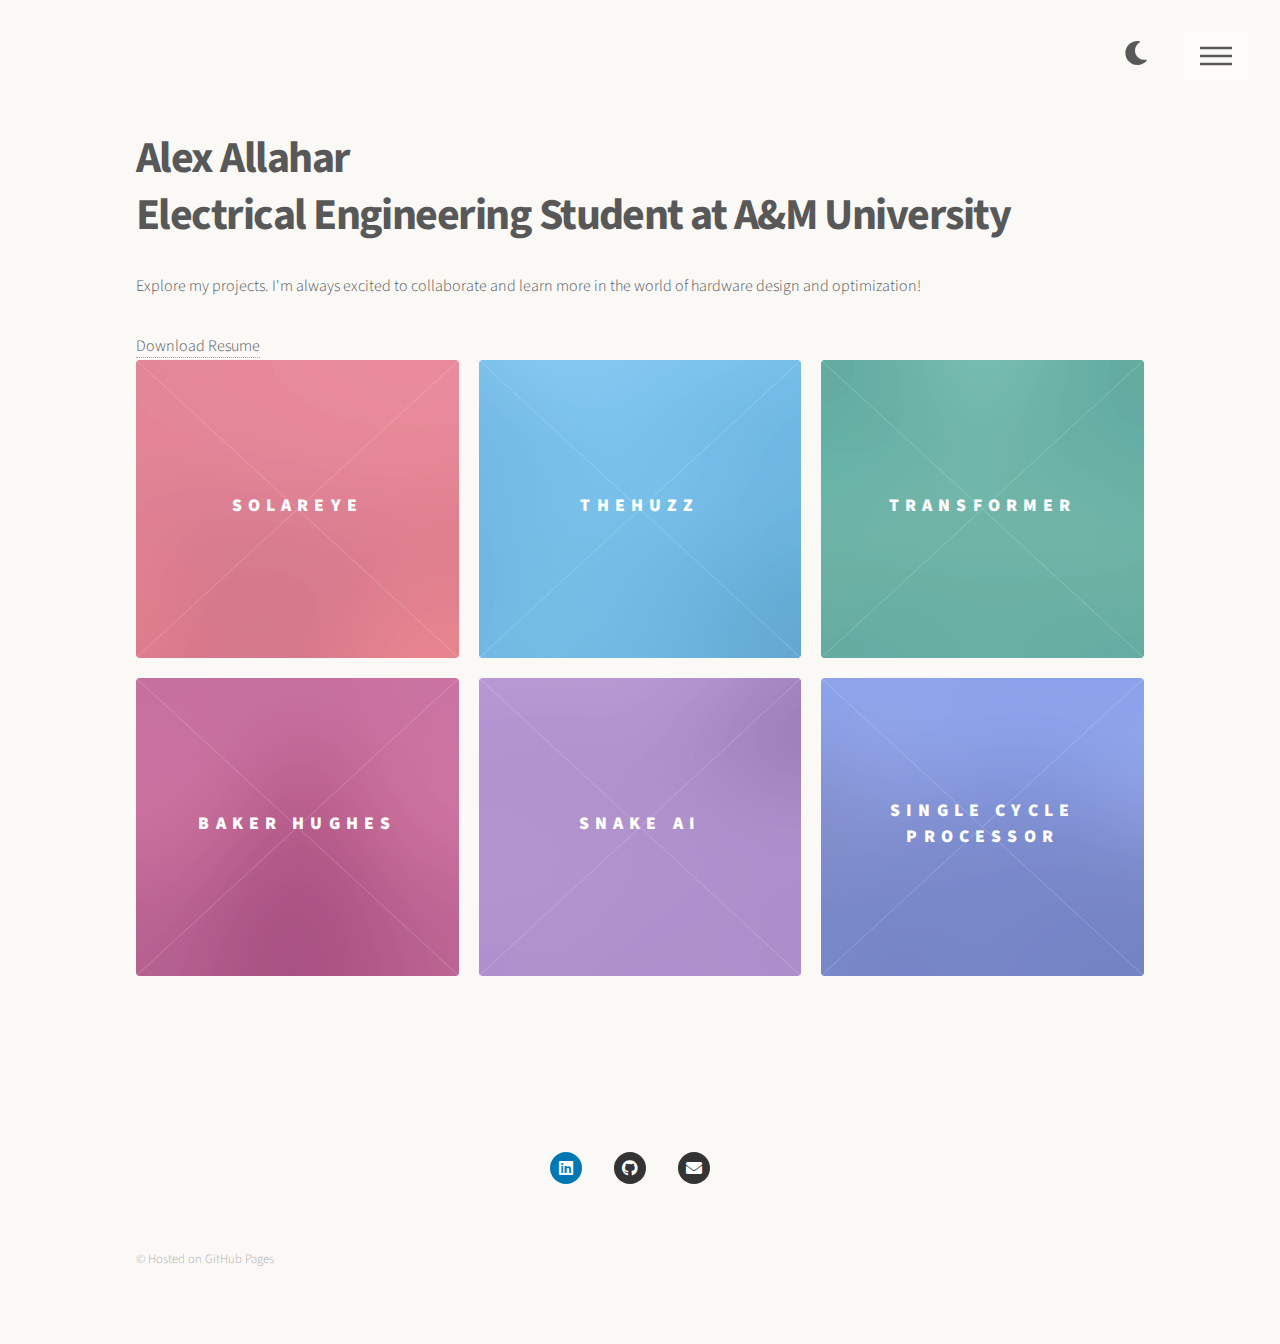
<file: index.html>
<!DOCTYPE HTML>
<html>
	<head>
		<title>alex-a11ahar</title>
		<meta charset="utf-8" />
		<meta name="viewport" content="width=device-width, initial-scale=1, user-scalable=no" />
		<link rel="stylesheet" href="assets/css/main.css" />
		<link rel="stylesheet" href="https://cdnjs.cloudflare.com/ajax/libs/font-awesome/5.15.4/css/all.min.css">
		<noscript><link rel="stylesheet" href="assets/css/noscript.css" /></noscript>
		<style>
            /* Style for the crescent moon icon */
            .dark-mode-toggle {
                font-size: 1.5em;
                cursor: pointer;
                margin-right: 1.5em;
            }
            /* Center the footer icons */
            #footer .inner {
                display: flex;
                flex-direction: column;
                align-items: center;
                justify-content: center;
                height: 100%;
            }
            #footer .icons {
                display: flex;
                justify-content: center;
                padding: 0;
                list-style: none;
            }
            #footer .icons li {
                margin: 0 0.5em;
            }

            /* Dark Mode */
            body.dark-mode {
                background-color: #121212;
                color: #ffffff;
            }

            body.dark-mode a {
                color: #ffffff; /* Keep links white */
            }

            body.dark-mode .cta-button {
                background-color: #bb86fc;
                color: #ffffff; /* Keep button text white */
                text-shadow: none; /* Remove any text shadow */
            }

            body.dark-mode .tiles .style1,
            body.dark-mode .tiles .style2,
            body.dark-mode .tiles .style3,
            body.dark-mode .tiles .style4,
            body.dark-mode .tiles .style5,
            body.dark-mode .tiles .style6 {
                background-color: #1e1e1e;
                color: #ffffff; /* Keep tile text white */
            }

            body.dark-mode .tiles .style1 .content,
            body.dark-mode .tiles .style2 .content,
            body.dark-mode .tiles .style3 .content,
            body.dark-mode .tiles .style4 .content,
            body.dark-mode .tiles .style5 .content,
            body.dark-mode .tiles .style6 .content {
                color: #ffffff; /* Keep tile content text white */
            }

            body.dark-mode #footer {
                background-color: #1e1e1e;
                color: #ffffff;
            }
        </style>
	</head>
	<body class="is-preload">
		<!-- Wrapper -->
			<div id="wrapper">

				<!-- Header -->
					<header id="header">
						<div class="inner">
							<!-- Nav -->
								<nav>
									<ul>
										<li><i id="dark-mode-toggle" class="fas fa-moon dark-mode-toggle"></i></li>
										<li><a href="#menu">Menu</a></li>
									</ul>
								</nav>
						</div>
					</header>

				<!-- Menu -->
					<nav id="menu">
						<h2>Menu</h2>
						<ul>
							<li><a href="index.html">Home</a></li>
							<li><a href="solareye.html">SolarEye</a></li>
							<li><a href="thehuzz.html">TheHuzz</a></li>
							<li><a href="transformer.html">Transformer</a></li>
							<li><a href="baker_hughes.html">Baker Hughes</a></li>
							<li><a href="snake_ai.html">Snake AI</a></li>
							<li><a href="single_cycle_processor.html">Single Cycle Processor</a></li>
						</ul>
					</nav>

				<!-- Main -->
					<div id="main">
						<div class="inner">
							<header>
								<h1>Alex Allahar<br> Electrical Engineering Student at A&M University</h1>
								<p>Explore my projects. I'm always excited to collaborate and learn more in the world of hardware design and optimization!</p>
								<a href="images/General Resume v1.pdf" class="cta-button" target="_blank" rel="noopener noreferrer">Download Resume</a>
							</header>
							<section class="tiles">
								<article class="style1">
									<span class="image">
										<img src="images/pic01.jpg" alt="" />
									</span>
									<a href="solareye.html">
										<h2>SolarEye</h2>
										<div class="content">
											<p>Sed nisl arcu euismod sit amet nisi lorem etiam dolor veroeros et feugiat.</p>
										</div>
									</a>
								</article>
								<article class="style2">
									<span class="image">
										<img src="images/pic02.jpg" alt="" />
									</span>
									<a href="thehuzz.html">
										<h2>TheHuzz</h2>
										<div class="content">
											<p>Sed nisl arcu euismod sit amet nisi lorem etiam dolor veroeros et feugiat.</p>
										</div>
									</a>
								</article>
								<article class="style3">
									<span class="image">
										<img src="images/pic03.jpg" alt="" />
									</span>
									<a href="transformer.html">
										<h2>Transformer</h2>
										<div class="content">
											<p>Transformer-Based Text Classifier.</p>
										</div>
									</a>
								</article>
								<article class="style4">
									<span class="image">
										<img src="images/pic04.jpg" alt="" />
									</span>
									<a href="baker_hughes.html">
										<h2>Baker Hughes</h2>
										<div class="content">
											<p>Sed nisl arcu euismod sit amet nisi lorem etiam dolor veroeros et feugiat.</p>
										</div>
									</a>
								</article>
								<article class="style5">
									<span class="image">
										<img src="images/pic05.jpg" alt="" />
									</span>
									<a href="snake_ai.html">
										<h2>Snake AI</h2>
										<div class="content">
											<p>Sed nisl arcu euismod sit amet nisi lorem etiam dolor veroeros et feugiat.</p>
										</div>
									</a>
								</article>
								<article class="style6">
									<span class="image">
										<img src="images/pic06.jpg" alt="" />
									</span>
									<a href="single_cycle_processor.html">
										<h2>Single Cycle Processor</h2>
										<div class="content">
											<p>Sed nisl arcu euismod sit amet nisi lorem etiam dolor veroeros et feugiat.</p>
										</div>
									</a>
							</section>
						</div>
					</div>

				<!-- Footer -->
					<footer id="footer">
						<div class="inner">
							<section>
								<ul class="icons">
									<li><a href="https://www.linkedin.com/in/your-profile" class="icon brands fa-linkedin"><span class="label">LinkedIn</span></a></li>
									<li><a href="https://github.com/your-profile" class="icon brands fa-github"><span class="label">GitHub</span></a></li>
									<li><a href="mailto:your-email@example.com" class="icon solid fa-envelope"><span class="label">Email</span></a></li>
								</ul>
							</section>
							<ul class="copyright">
								<li>&copy; Hosted on GitHub Pages </li>
							</ul>
						</div>
					</footer>

			</div>

		<!-- Scripts -->
			<script src="assets/js/jquery.min.js"></script>
			<script src="assets/js/browser.min.js"></script>
			<script src="assets/js/breakpoints.min.js"></script>
			<script src="assets/js/util.js"></script>
			<script src="assets/js/main.js"></script>
			<script>
                // Toggle dark mode
                document.getElementById('dark-mode-toggle').addEventListener('click', function() {
                    document.body.classList.toggle('dark-mode');
                });
            </script>

	</body>
</html>
</file>
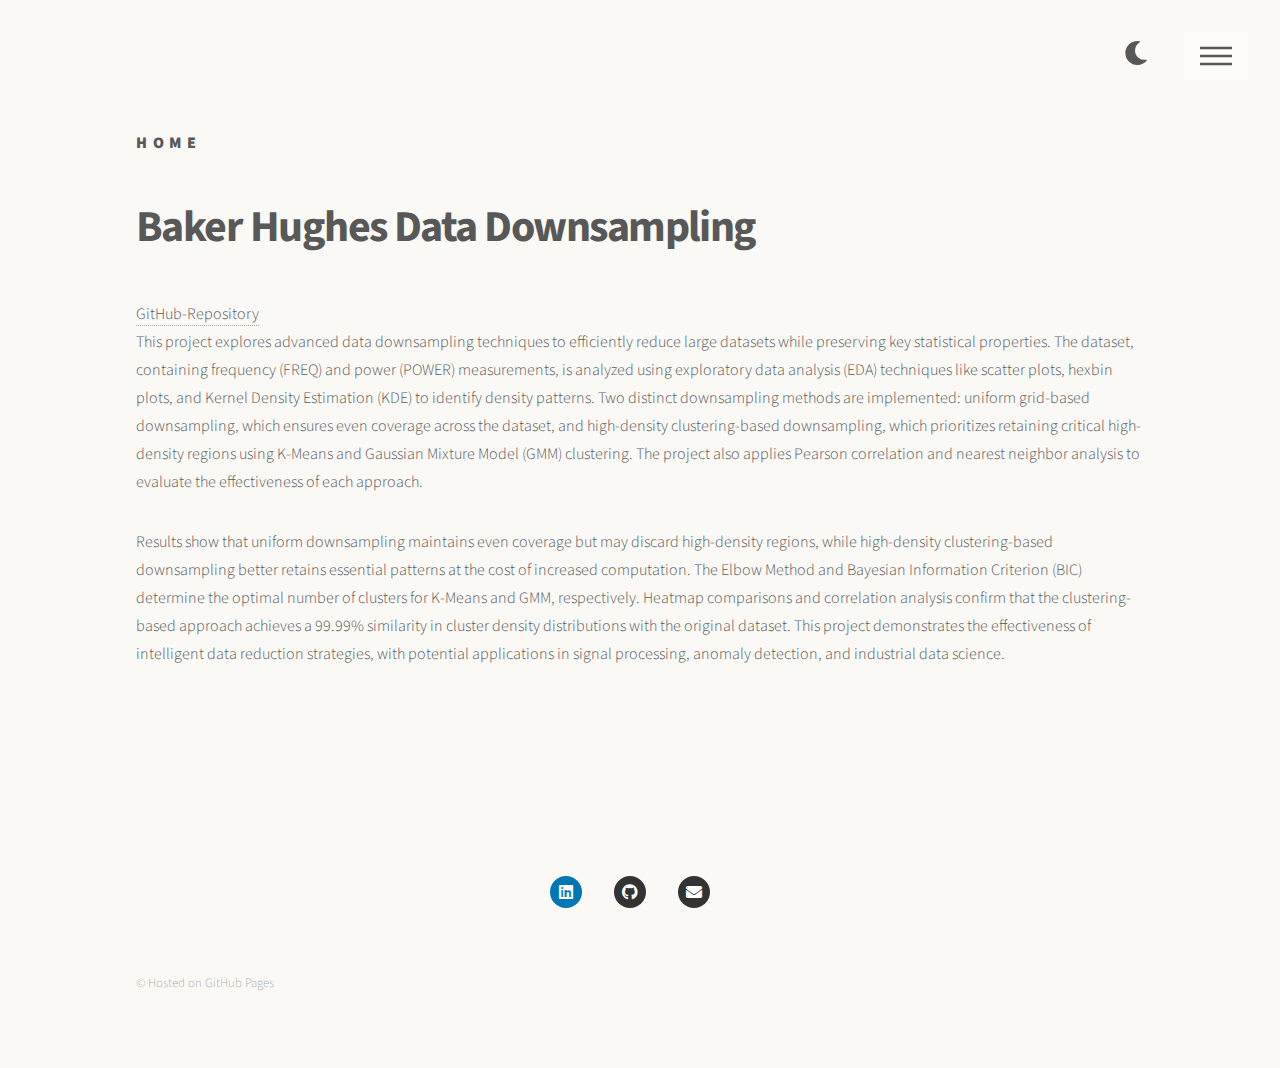
<file: baker_hughes.html>
<!DOCTYPE HTML>
<!--
	Phantom by HTML5 UP
	html5up.net | @ajlkn
	Free for personal and commercial use under the CCA 3.0 license (html5up.net/license)
-->
<html>
	<head>
		<title>Baker Hughes</title>
		<meta charset="utf-8" />
		<meta name="viewport" content="width=device-width, initial-scale=1, user-scalable=no" />
		<link rel="stylesheet" href="assets/css/main.css" />
		<link rel="stylesheet" href="https://cdnjs.cloudflare.com/ajax/libs/font-awesome/5.15.4/css/all.min.css">
		<noscript><link rel="stylesheet" href="assets/css/noscript.css" /></noscript>
		<style>
			/* Style for the crescent moon icon */
			.dark-mode-toggle {
				font-size: 1.5em;
				cursor: pointer;
				margin-right: 1.5em;
			}
			/* Center the footer icons */
			#footer .inner {
				display: flex;
				flex-direction: column;
				align-items: center;
				justify-content: center;
				height: 100%;
			}
			#footer .icons {
				display: flex;
				justify-content: center;
				padding: 0;
				list-style: none;
			}
			#footer .icons li {
				margin: 0 0.5em;
			}

			/* Dark Mode */
			body.dark-mode {
				background-color: #121212;
				color: #ffffff;
			}

			body.dark-mode a {
				color: #ffffff; /* Keep links white */
			}

			body.dark-mode .cta-button {
				background-color: #bb86fc;
				color: #ffffff; /* Keep button text white */
				text-shadow: none; /* Remove any text shadow */
			}

			body.dark-mode .tiles .style1,
			body.dark-mode .tiles .style2,
			body.dark-mode .tiles .style3,
			body.dark-mode .tiles .style4,
			body.dark-mode .tiles .style5,
			body.dark-mode .tiles .style6 {
				background-color: #1e1e1e;
				color: #ffffff; /* Keep tile text white */
			}

			body.dark-mode .tiles .style1 .content,
			body.dark-mode .tiles .style2 .content,
			body.dark-mode .tiles .style3 .content,
			body.dark-mode .tiles .style4 .content,
			body.dark-mode .tiles .style5 .content,
			body.dark-mode .tiles .style6 .content {
				color: #ffffff; /* Keep tile content text white */
			}

			body.dark-mode #footer {
				background-color: #1e1e1e;
				color: #ffffff;
			}
		</style>
	</head>
	<body class="is-preload">
		<!-- Wrapper -->
			<div id="wrapper">

				<!-- Header -->
					<header id="header">
						<div class="inner">

							<!-- Logo -->
							<a href="index.html" class="logo">
								<span class="title">Home</span>
							</a>

							<!-- Nav -->
								<nav>
									<ul>
										<li><i id="dark-mode-toggle" class="fas fa-moon dark-mode-toggle"></i></li>
										<li><a href="#menu">Menu</a></li>
									</ul>
								</nav>

						</div>
					</header>

				<!-- Menu -->
					<nav id="menu">
						<h2>Menu</h2>
						<ul>
							<li><a href="index.html">Home</a></li>
							<li><a href="solareye.html">SolarEye</a></li>
							<li><a href="thehuzz.html">TheHuzz</a></li>
							<li><a href="transformer.html">Transformer</a></li>
                            <li><a href="baker_hughes.html">Baker Hughes</a></li>
							<li><a href="snake_ai.html">Snake AI</a></li>
							<li><a href="single_cycle_processor.html">Single Cycle Processor</a></li>
						</ul>
					</nav>

				<!-- Main -->
					<div id="main">
						<div class="inner">
							<h1>Baker Hughes Data Downsampling</h1>
							<a href="https://github.com/alex-a11ahar/BakerHughes/tree/main" target="_blank" rel="noopener noreferrer">GitHub-Repository</a>
							<p>
								This project explores advanced data downsampling techniques to efficiently reduce large datasets while preserving key statistical properties. 
								The dataset, containing frequency (FREQ) and power (POWER) measurements, is analyzed using exploratory data analysis (EDA) techniques like scatter plots, hexbin plots, and Kernel Density Estimation (KDE) to identify density patterns. 
								Two distinct downsampling methods are implemented: uniform grid-based downsampling, which ensures even coverage across the dataset, and high-density clustering-based downsampling, which prioritizes retaining critical high-density regions using K-Means and Gaussian Mixture Model (GMM) clustering. 
								The project also applies Pearson correlation and nearest neighbor analysis to evaluate the effectiveness of each approach.
							</p>

							<p>
								Results show that uniform downsampling maintains even coverage but may discard high-density regions, while high-density clustering-based downsampling better retains essential patterns at the cost of increased computation. 
								The Elbow Method and Bayesian Information Criterion (BIC) determine the optimal number of clusters for K-Means and GMM, respectively. 
								Heatmap comparisons and correlation analysis confirm that the clustering-based approach achieves a 99.99% similarity in cluster density distributions with the original dataset.
								This project demonstrates the effectiveness of intelligent data reduction strategies, with potential applications in signal processing, anomaly detection, and industrial data science.
							</p>
						</div>
					</div>

				<!-- Footer -->
				<footer id="footer">
					<div class="inner">
						<section>
							<ul class="icons">
								<li><a href="https://www.linkedin.com/in/your-profile" class="icon brands fa-linkedin"><span class="label">LinkedIn</span></a></li>
								<li><a href="https://github.com/your-profile" class="icon brands fa-github"><span class="label">GitHub</span></a></li>
								<li><a href="mailto:your-email@example.com" class="icon solid fa-envelope"><span class="label">Email</span></a></li>
							</ul>
						</section>
						<ul class="copyright">
							<li>&copy; Hosted on GitHub Pages </li>
						</ul>
					</div>
				</footer>

			</div>
		<!-- Scripts -->
			<script src="assets/js/jquery.min.js"></script>
			<script src="assets/js/browser.min.js"></script>
			<script src="assets/js/breakpoints.min.js"></script>
			<script src="assets/js/util.js"></script>
			<script src="assets/js/main.js"></script>
			<script>
				// Toggle dark mode
				document.getElementById('dark-mode-toggle').addEventListener('click', function() {
					document.body.classList.toggle('dark-mode');
				});
			</script>

	</body>
</html>
</file>
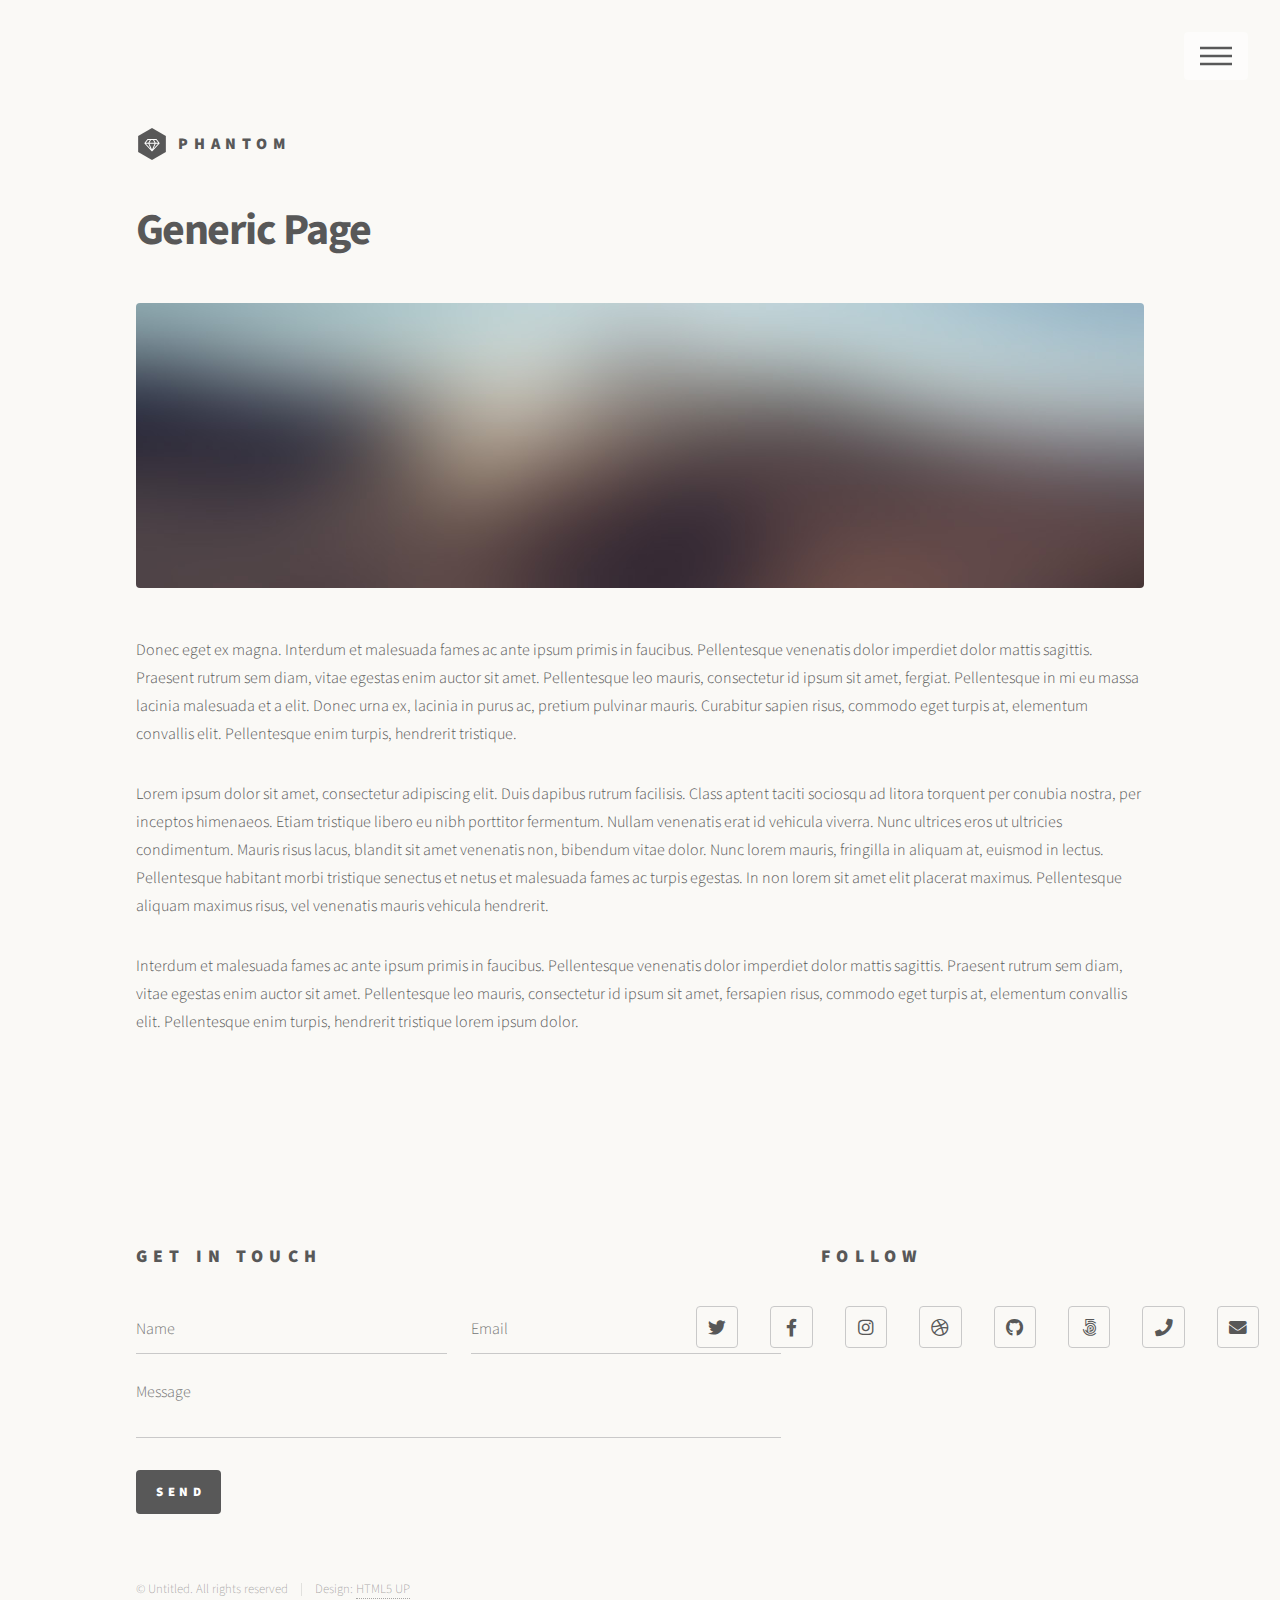
<file: generic.html>
<!DOCTYPE HTML>
<!--
	Phantom by HTML5 UP
	html5up.net | @ajlkn
	Free for personal and commercial use under the CCA 3.0 license (html5up.net/license)
-->
<html>
	<head>
		<title>Generic - Phantom by HTML5 UP</title>
		<meta charset="utf-8" />
		<meta name="viewport" content="width=device-width, initial-scale=1, user-scalable=no" />
		<link rel="stylesheet" href="assets/css/main.css" />
		<noscript><link rel="stylesheet" href="assets/css/noscript.css" /></noscript>
	</head>
	<body class="is-preload">
		<!-- Wrapper -->
			<div id="wrapper">

				<!-- Header -->
					<header id="header">
						<div class="inner">

							<!-- Logo -->
								<a href="index.html" class="logo">
									<span class="symbol"><img src="images/logo.svg" alt="" /></span><span class="title">Phantom</span>
								</a>

							<!-- Nav -->
								<nav>
									<ul>
										<li><a href="#menu">Menu</a></li>
									</ul>
								</nav>

						</div>
					</header>

				<!-- Menu -->
					<nav id="menu">
						<h2>Menu</h2>
						<ul>
							<li><a href="index.html">Home</a></li>
							<li><a href="generic.html">Ipsum veroeros</a></li>
							<li><a href="generic.html">Tempus etiam</a></li>
							<li><a href="generic.html">Consequat dolor</a></li>
							<li><a href="elements.html">Elements</a></li>
						</ul>
					</nav>

				<!-- Main -->
					<div id="main">
						<div class="inner">
							<h1>Generic Page</h1>
							<span class="image main"><img src="images/pic13.jpg" alt="" /></span>
							<p>Donec eget ex magna. Interdum et malesuada fames ac ante ipsum primis in faucibus. Pellentesque venenatis dolor imperdiet dolor mattis sagittis. Praesent rutrum sem diam, vitae egestas enim auctor sit amet. Pellentesque leo mauris, consectetur id ipsum sit amet, fergiat. Pellentesque in mi eu massa lacinia malesuada et a elit. Donec urna ex, lacinia in purus ac, pretium pulvinar mauris. Curabitur sapien risus, commodo eget turpis at, elementum convallis elit. Pellentesque enim turpis, hendrerit tristique.</p>
							<p>Lorem ipsum dolor sit amet, consectetur adipiscing elit. Duis dapibus rutrum facilisis. Class aptent taciti sociosqu ad litora torquent per conubia nostra, per inceptos himenaeos. Etiam tristique libero eu nibh porttitor fermentum. Nullam venenatis erat id vehicula viverra. Nunc ultrices eros ut ultricies condimentum. Mauris risus lacus, blandit sit amet venenatis non, bibendum vitae dolor. Nunc lorem mauris, fringilla in aliquam at, euismod in lectus. Pellentesque habitant morbi tristique senectus et netus et malesuada fames ac turpis egestas. In non lorem sit amet elit placerat maximus. Pellentesque aliquam maximus risus, vel venenatis mauris vehicula hendrerit.</p>
							<p>Interdum et malesuada fames ac ante ipsum primis in faucibus. Pellentesque venenatis dolor imperdiet dolor mattis sagittis. Praesent rutrum sem diam, vitae egestas enim auctor sit amet. Pellentesque leo mauris, consectetur id ipsum sit amet, fersapien risus, commodo eget turpis at, elementum convallis elit. Pellentesque enim turpis, hendrerit tristique lorem ipsum dolor.</p>
						</div>
					</div>

				<!-- Footer -->
					<footer id="footer">
						<div class="inner">
							<section>
								<h2>Get in touch</h2>
								<form method="post" action="#">
									<div class="fields">
										<div class="field half">
											<input type="text" name="name" id="name" placeholder="Name" />
										</div>
										<div class="field half">
											<input type="email" name="email" id="email" placeholder="Email" />
										</div>
										<div class="field">
											<textarea name="message" id="message" placeholder="Message"></textarea>
										</div>
									</div>
									<ul class="actions">
										<li><input type="submit" value="Send" class="primary" /></li>
									</ul>
								</form>
							</section>
							<section>
								<h2>Follow</h2>
								<ul class="icons">
									<li><a href="#" class="icon brands style2 fa-twitter"><span class="label">Twitter</span></a></li>
									<li><a href="#" class="icon brands style2 fa-facebook-f"><span class="label">Facebook</span></a></li>
									<li><a href="#" class="icon brands style2 fa-instagram"><span class="label">Instagram</span></a></li>
									<li><a href="#" class="icon brands style2 fa-dribbble"><span class="label">Dribbble</span></a></li>
									<li><a href="#" class="icon brands style2 fa-github"><span class="label">GitHub</span></a></li>
									<li><a href="#" class="icon brands style2 fa-500px"><span class="label">500px</span></a></li>
									<li><a href="#" class="icon solid style2 fa-phone"><span class="label">Phone</span></a></li>
									<li><a href="#" class="icon solid style2 fa-envelope"><span class="label">Email</span></a></li>
								</ul>
							</section>
							<ul class="copyright">
								<li>&copy; Untitled. All rights reserved</li><li>Design: <a href="http://html5up.net">HTML5 UP</a></li>
							</ul>
						</div>
					</footer>

			</div>

		<!-- Scripts -->
			<script src="assets/js/jquery.min.js"></script>
			<script src="assets/js/browser.min.js"></script>
			<script src="assets/js/breakpoints.min.js"></script>
			<script src="assets/js/util.js"></script>
			<script src="assets/js/main.js"></script>

	</body>
</html>
</file>
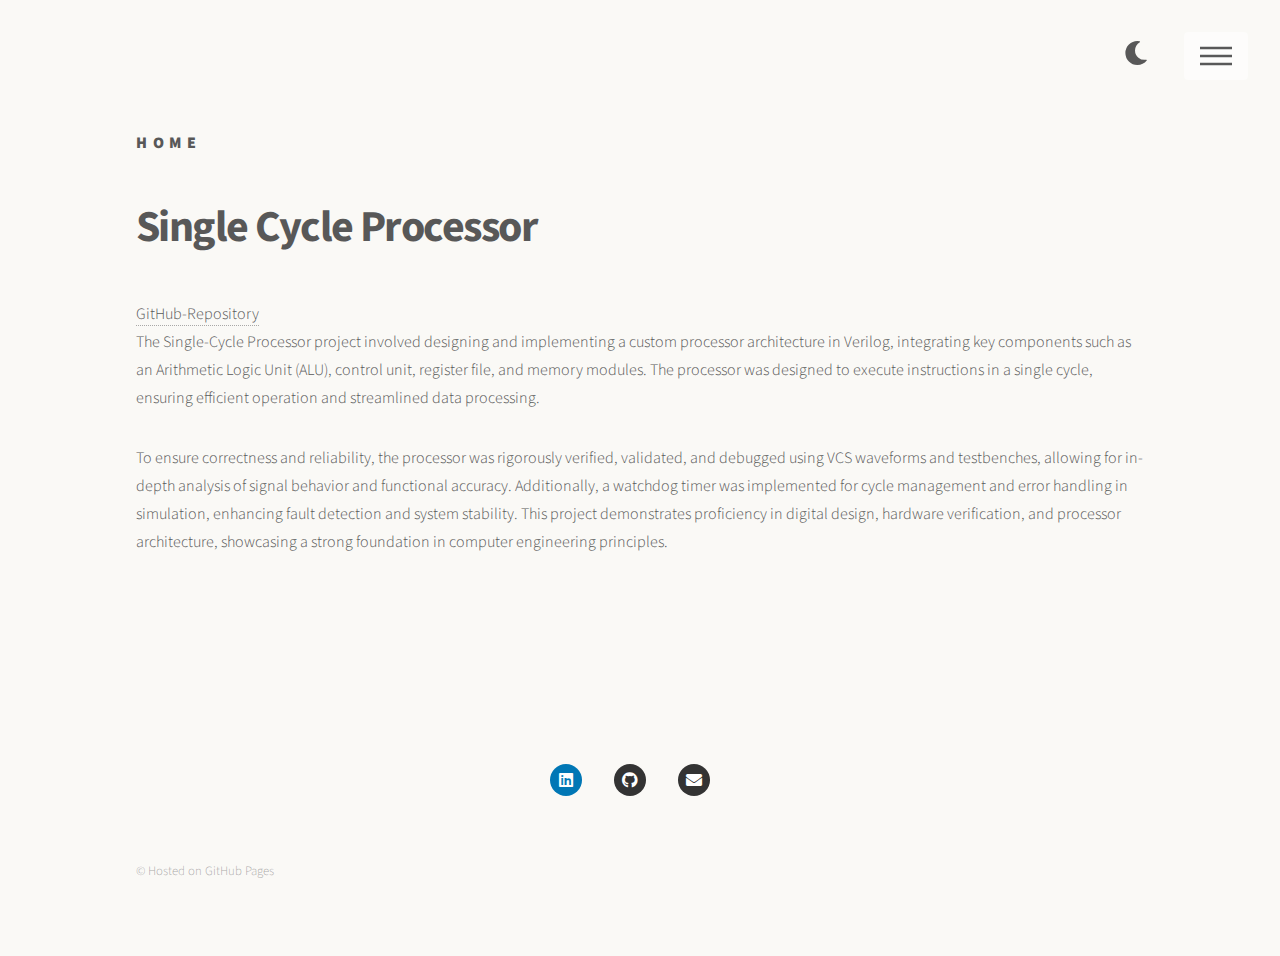
<file: single_cycle_processor.html>
<!DOCTYPE HTML>
<!--
	Phantom by HTML5 UP
	html5up.net | @ajlkn
	Free for personal and commercial use under the CCA 3.0 license (html5up.net/license)
-->
<html>
	<head>
		<title>Single Cycle Processor</title>
		<meta charset="utf-8" />
		<meta name="viewport" content="width=device-width, initial-scale=1, user-scalable=no" />
		<link rel="stylesheet" href="assets/css/main.css" />
		<link rel="stylesheet" href="https://cdnjs.cloudflare.com/ajax/libs/font-awesome/5.15.4/css/all.min.css">
		<noscript><link rel="stylesheet" href="assets/css/noscript.css" /></noscript>
		<style>
			/* Style for the crescent moon icon */
			.dark-mode-toggle {
				font-size: 1.5em;
				cursor: pointer;
				margin-right: 1.5em;
			}
			/* Center the footer icons */
			#footer .inner {
				display: flex;
				flex-direction: column;
				align-items: center;
				justify-content: center;
				height: 100%;
			}
			#footer .icons {
				display: flex;
				justify-content: center;
				padding: 0;
				list-style: none;
			}
			#footer .icons li {
				margin: 0 0.5em;
			}

			/* Dark Mode */
			body.dark-mode {
				background-color: #121212;
				color: #ffffff;
			}

			body.dark-mode a {
				color: #ffffff; /* Keep links white */
			}

			body.dark-mode .cta-button {
				background-color: #bb86fc;
				color: #ffffff; /* Keep button text white */
				text-shadow: none; /* Remove any text shadow */
			}

			body.dark-mode .tiles .style1,
			body.dark-mode .tiles .style2,
			body.dark-mode .tiles .style3,
			body.dark-mode .tiles .style4,
			body.dark-mode .tiles .style5,
			body.dark-mode .tiles .style6 {
				background-color: #1e1e1e;
				color: #ffffff; /* Keep tile text white */
			}

			body.dark-mode .tiles .style1 .content,
			body.dark-mode .tiles .style2 .content,
			body.dark-mode .tiles .style3 .content,
			body.dark-mode .tiles .style4 .content,
			body.dark-mode .tiles .style5 .content,
			body.dark-mode .tiles .style6 .content {
				color: #ffffff; /* Keep tile content text white */
			}

			body.dark-mode #footer {
				background-color: #1e1e1e;
				color: #ffffff;
			}
		</style>
	</head>
	<body class="is-preload">
		<!-- Wrapper -->
			<div id="wrapper">

				<!-- Header -->
					<header id="header">
						<div class="inner">

							<!-- Logo -->
							<a href="index.html" class="logo">
								<span class="title">Home</span>
							</a>

							<!-- Nav -->
								<nav>
									<ul>
										<li><i id="dark-mode-toggle" class="fas fa-moon dark-mode-toggle"></i></li>
										<li><a href="#menu">Menu</a></li>
									</ul>
								</nav>

						</div>
					</header>

				<!-- Menu -->
					<nav id="menu">
						<h2>Menu</h2>
						<ul>
							<li><a href="index.html">Home</a></li>
							<li><a href="solareye.html">SolarEye</a></li>
							<li><a href="thehuzz.html">TheHuzz</a></li>
							<li><a href="transformer.html">Transformer</a></li>
							<li><a href="baker_hughes.html">Baker Hughes</a></li>
							<li><a href="snake_ai.html">Snake AI</a></li>
							<li><a href="single_cycle_processor.html">Single Cycle Processor</a></li>
						</ul>
					</nav>

				<!-- Main -->
					<div id="main">
						<div class="inner">
							<h1>Single Cycle Processor</h1>
							<a href="https://github.com/alex-a11ahar/single_cycle_proccessor/tree/main" target="_blank" rel="noopener noreferrer">GitHub-Repository</a>
							<p>
								The Single-Cycle Processor project involved designing and implementing a custom processor architecture in Verilog, integrating key components such as an Arithmetic Logic Unit (ALU), control unit, register file, and memory modules. 
								The processor was designed to execute instructions in a single cycle, ensuring efficient operation and streamlined data processing.
							</p>
							<p>
								To ensure correctness and reliability, the processor was rigorously verified, validated, and debugged using VCS waveforms and testbenches, allowing for in-depth analysis of signal behavior and functional accuracy. Additionally, a watchdog timer was implemented for cycle management and error handling in simulation, enhancing fault detection and system stability. 
								This project demonstrates proficiency in digital design, hardware verification, and processor architecture, showcasing a strong foundation in computer engineering principles.
							</p>
						</div>
					</div>

				<!-- Footer -->
				<footer id="footer">
					<div class="inner">
						<section>
							<ul class="icons">
								<li><a href="https://www.linkedin.com/in/your-profile" class="icon brands fa-linkedin"><span class="label">LinkedIn</span></a></li>
								<li><a href="https://github.com/your-profile" class="icon brands fa-github"><span class="label">GitHub</span></a></li>
								<li><a href="mailto:your-email@example.com" class="icon solid fa-envelope"><span class="label">Email</span></a></li>
							</ul>
						</section>
						<ul class="copyright">
							<li>&copy; Hosted on GitHub Pages </li>
						</ul>
					</div>
				</footer>

			</div>
		<!-- Scripts -->
			<script src="assets/js/jquery.min.js"></script>
			<script src="assets/js/browser.min.js"></script>
			<script src="assets/js/breakpoints.min.js"></script>
			<script src="assets/js/util.js"></script>
			<script src="assets/js/main.js"></script>
			<script>
				// Toggle dark mode
				document.getElementById('dark-mode-toggle').addEventListener('click', function() {
					document.body.classList.toggle('dark-mode');
				});
			</script>

	</body>
</html>
</file>
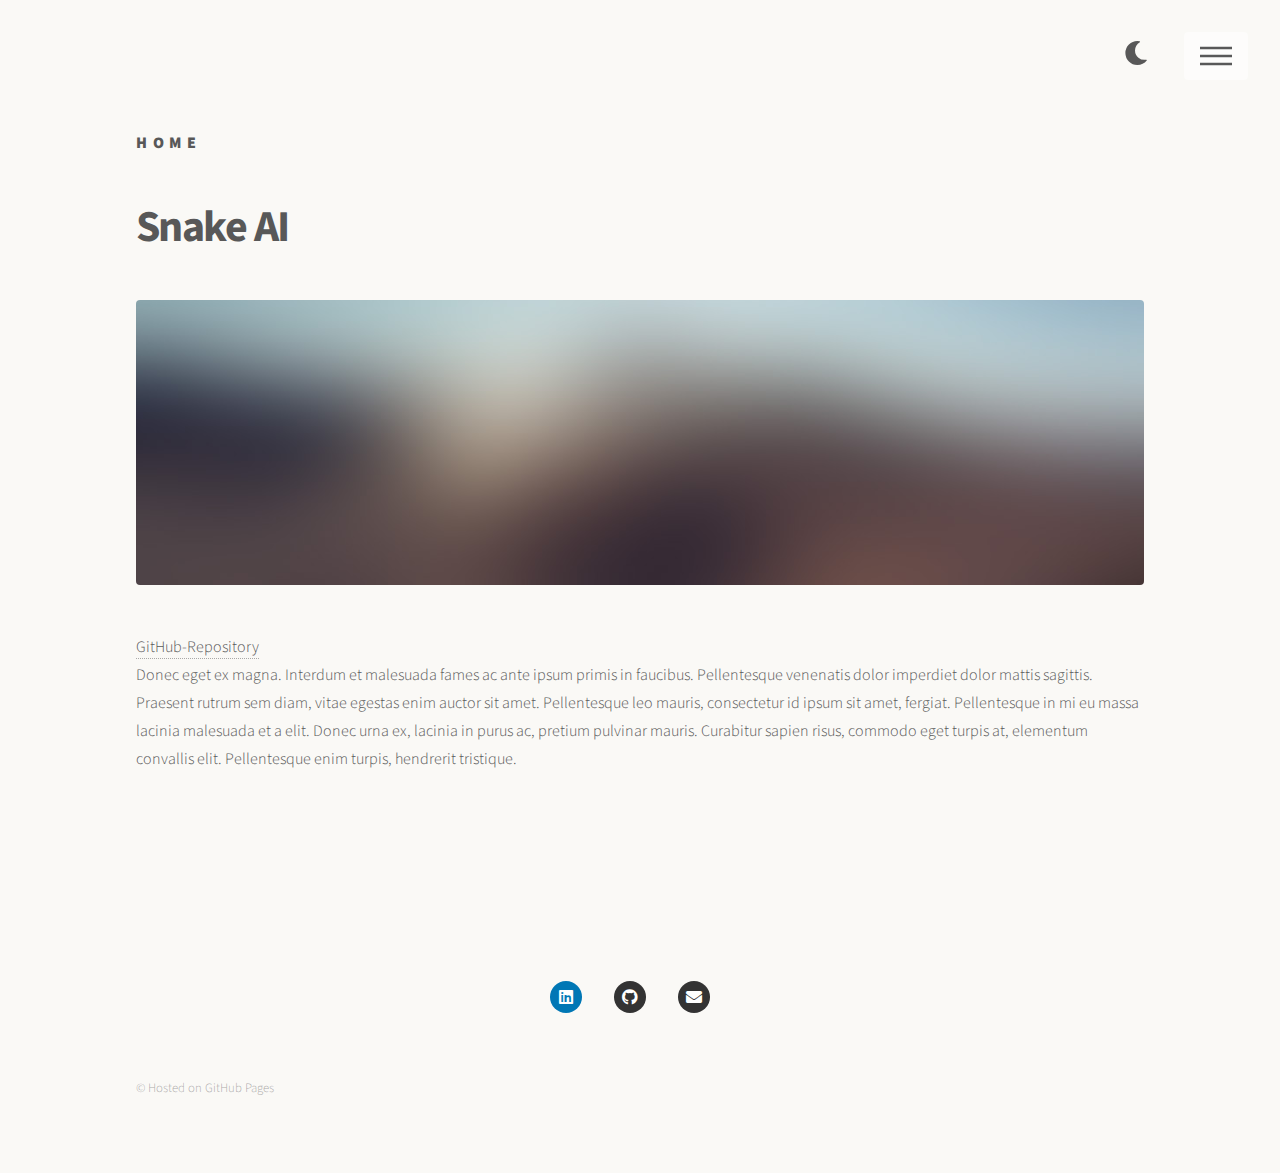
<file: snake_ai.html>
<!DOCTYPE HTML>
<!--
	Phantom by HTML5 UP
	html5up.net | @ajlkn
	Free for personal and commercial use under the CCA 3.0 license (html5up.net/license)
-->
<html>
	<head>
		<title>Snake AI</title>
		<meta charset="utf-8" />
		<meta name="viewport" content="width=device-width, initial-scale=1, user-scalable=no" />
		<link rel="stylesheet" href="assets/css/main.css" />
		<link rel="stylesheet" href="https://cdnjs.cloudflare.com/ajax/libs/font-awesome/5.15.4/css/all.min.css">
		<noscript><link rel="stylesheet" href="assets/css/noscript.css" /></noscript>
		<style>
			/* Style for the crescent moon icon */
			.dark-mode-toggle {
				font-size: 1.5em;
				cursor: pointer;
				margin-right: 1.5em;
			}
			/* Center the footer icons */
			#footer .inner {
				display: flex;
				flex-direction: column;
				align-items: center;
				justify-content: center;
				height: 100%;
			}
			#footer .icons {
				display: flex;
				justify-content: center;
				padding: 0;
				list-style: none;
			}
			#footer .icons li {
				margin: 0 0.5em;
			}

			/* Dark Mode */
			body.dark-mode {
				background-color: #121212;
				color: #ffffff;
			}

			body.dark-mode a {
				color: #ffffff; /* Keep links white */
			}

			body.dark-mode .cta-button {
				background-color: #bb86fc;
				color: #ffffff; /* Keep button text white */
				text-shadow: none; /* Remove any text shadow */
			}

			body.dark-mode .tiles .style1,
			body.dark-mode .tiles .style2,
			body.dark-mode .tiles .style3,
			body.dark-mode .tiles .style4,
			body.dark-mode .tiles .style5,
			body.dark-mode .tiles .style6 {
				background-color: #1e1e1e;
				color: #ffffff; /* Keep tile text white */
			}

			body.dark-mode .tiles .style1 .content,
			body.dark-mode .tiles .style2 .content,
			body.dark-mode .tiles .style3 .content,
			body.dark-mode .tiles .style4 .content,
			body.dark-mode .tiles .style5 .content,
			body.dark-mode .tiles .style6 .content {
				color: #ffffff; /* Keep tile content text white */
			}

			body.dark-mode #footer {
				background-color: #1e1e1e;
				color: #ffffff;
			}
		</style>
	</head>
	<body class="is-preload">
		<!-- Wrapper -->
			<div id="wrapper">

				<!-- Header -->
					<header id="header">
						<div class="inner">
                            
							<!-- Logo -->
							<a href="index.html" class="logo">
								<span class="title">Home</span>
							</a>

							<!-- Nav -->
								<nav>
									<ul>
										<li><i id="dark-mode-toggle" class="fas fa-moon dark-mode-toggle"></i></li>
										<li><a href="#menu">Menu</a></li>
									</ul>
								</nav>

						</div>
					</header>

				<!-- Menu -->
					<nav id="menu">
						<h2>Menu</h2>
						<ul>
							<li><a href="index.html">Home</a></li>
							<li><a href="solareye.html">SolarEye</a></li>
							<li><a href="thehuzz.html">TheHuzz</a></li>
							<li><a href="transformer.html">Transformer</a></li>
							<li><a href="baker_hughes.html">Baker Hughes</a></li>
							<li><a href="snake_ai.html">Snake AI</a></li>
							<li><a href="single_cycle_processor.html">Single Cycle Processor</a></li>
						</ul>
					</nav>

				<!-- Main -->
					<div id="main">
						<div class="inner">
							<h1>Snake AI</h1>
							<span class="image main"><img src="images/pic13.jpg" alt="" /></span>
							<a href="https://github.com/your-repository" target="_blank" rel="noopener noreferrer">GitHub-Repository</a>
							<p>Donec eget ex magna. Interdum et malesuada fames ac ante ipsum primis in faucibus. Pellentesque venenatis dolor imperdiet dolor mattis sagittis. Praesent rutrum sem diam, vitae egestas enim auctor sit amet. Pellentesque leo mauris, consectetur id ipsum sit amet, fergiat. Pellentesque in mi eu massa lacinia malesuada et a elit. Donec urna ex, lacinia in purus ac, pretium pulvinar mauris. Curabitur sapien risus, commodo eget turpis at, elementum convallis elit. Pellentesque enim turpis, hendrerit tristique.</p>
						</div>
					</div>

				<!-- Footer -->
				<footer id="footer">
					<div class="inner">
						<section>
							<ul class="icons">
								<li><a href="https://www.linkedin.com/in/your-profile" class="icon brands fa-linkedin"><span class="label">LinkedIn</span></a></li>
								<li><a href="https://github.com/your-profile" class="icon brands fa-github"><span class="label">GitHub</span></a></li>
								<li><a href="mailto:your-email@example.com" class="icon solid fa-envelope"><span class="label">Email</span></a></li>
							</ul>
						</section>
						<ul class="copyright">
							<li>&copy; Hosted on GitHub Pages </li>
						</ul>
					</div>
				</footer>

			</div>
		<!-- Scripts -->
			<script src="assets/js/jquery.min.js"></script>
			<script src="assets/js/browser.min.js"></script>
			<script src="assets/js/breakpoints.min.js"></script>
			<script src="assets/js/util.js"></script>
			<script src="assets/js/main.js"></script>
			<script>
				// Toggle dark mode
				document.getElementById('dark-mode-toggle').addEventListener('click', function() {
					document.body.classList.toggle('dark-mode');
				});
			</script>

	</body>
</html>
</file>
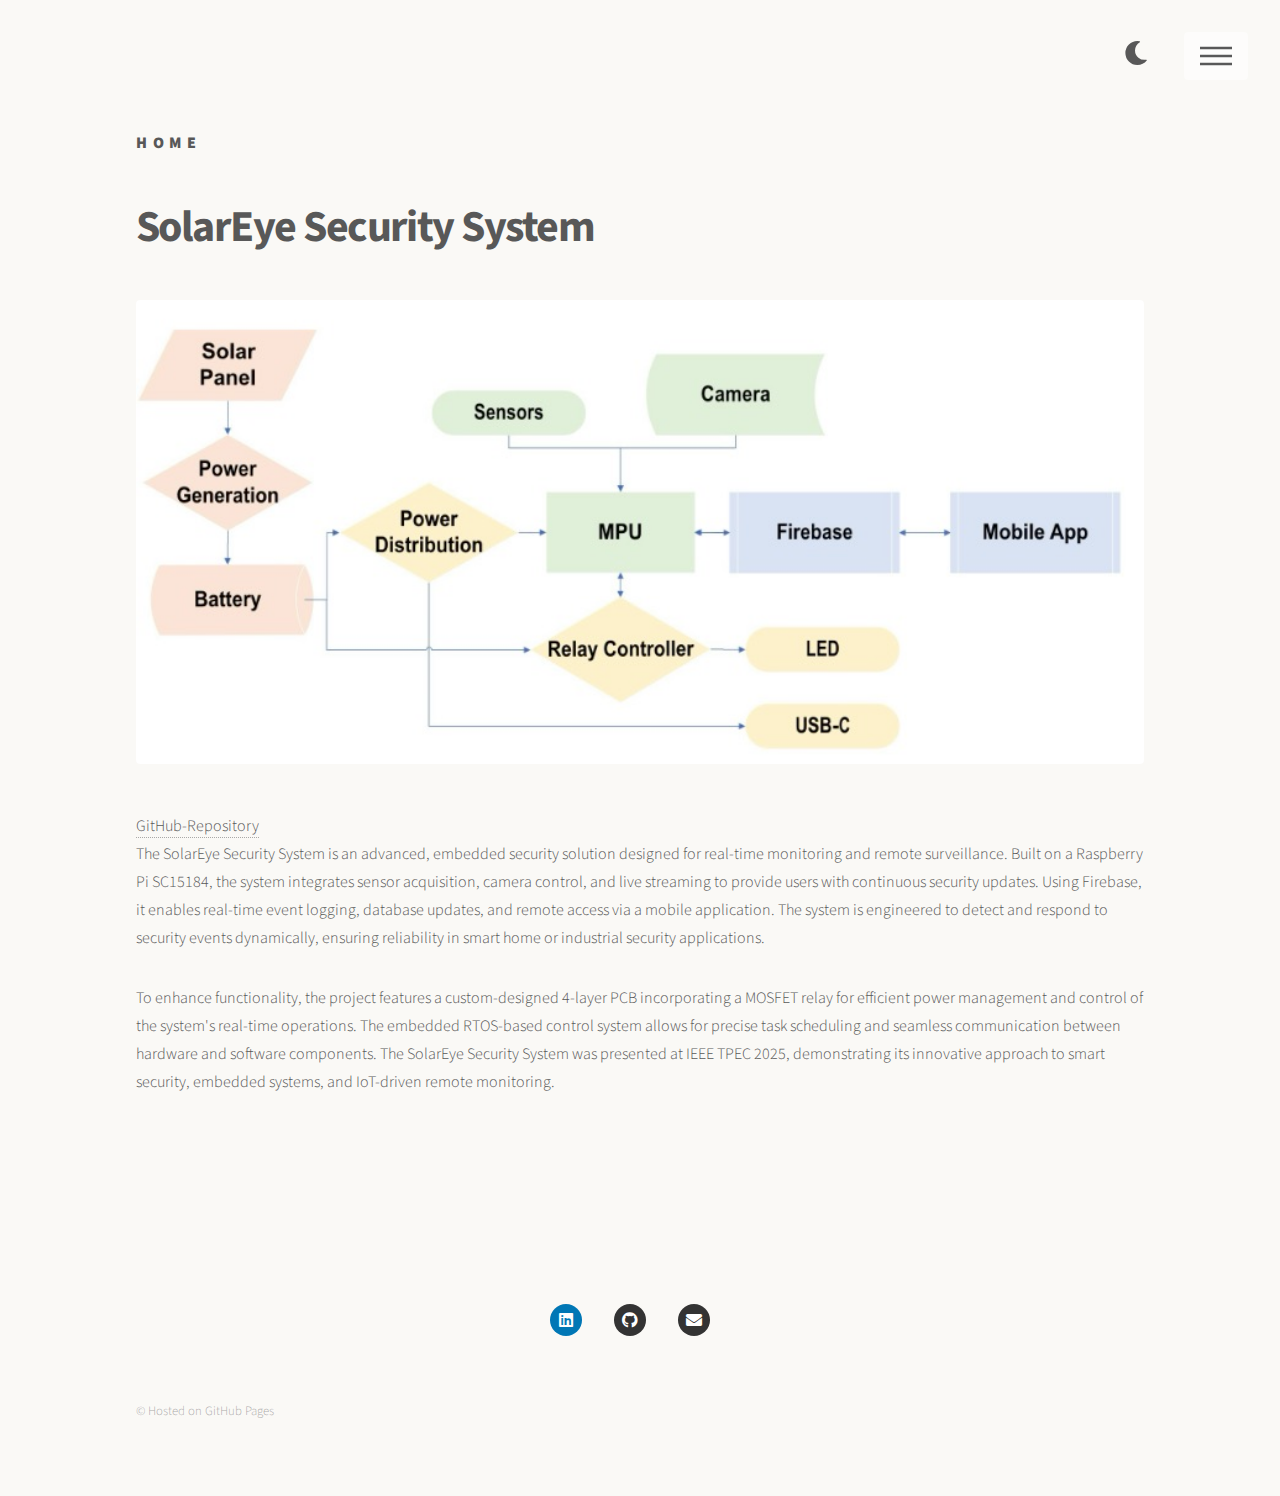
<file: solareye.html>
<!DOCTYPE HTML>
<html>
    <head>
        <title>SolarEye</title>
        <meta charset="utf-8" />
        <meta name="viewport" content="width=device-width, initial-scale=1, user-scalable=no" />
        <link rel="stylesheet" href="assets/css/main.css" />
        <link rel="stylesheet" href="https://cdnjs.cloudflare.com/ajax/libs/font-awesome/5.15.4/css/all.min.css">
        <noscript><link rel="stylesheet" href="assets/css/noscript.css" /></noscript>
        <style>
            /* Style for the crescent moon icon */
            .dark-mode-toggle {
                font-size: 1.5em;
                cursor: pointer;
                margin-right: 1.5em;
            }
            /* Center the footer icons */
            #footer .inner {
                display: flex;
                flex-direction: column;
                align-items: center;
                justify-content: center;
                height: 100%;
            }
            #footer .icons {
                display: flex;
                justify-content: center;
                padding: 0;
                list-style: none;
            }
            #footer .icons li {
                margin: 0 0.5em;
            }

            /* Dark Mode */
            body.dark-mode {
                background-color: #121212;
                color: #ffffff;
            }

            body.dark-mode a {
                color: #ffffff; /* Keep links white */
            }

            body.dark-mode .cta-button {
                background-color: #bb86fc;
                color: #ffffff; /* Keep button text white */
                text-shadow: none; /* Remove any text shadow */
            }

            body.dark-mode .tiles .style1,
            body.dark-mode .tiles .style2,
            body.dark-mode .tiles .style3,
            body.dark-mode .tiles .style4,
            body.dark-mode .tiles .style5,
            body.dark-mode .tiles .style6 {
                background-color: #1e1e1e;
                color: #ffffff; /* Keep tile text white */
            }

            body.dark-mode .tiles .style1 .content,
            body.dark-mode .tiles .style2 .content,
            body.dark-mode .tiles .style3 .content,
            body.dark-mode .tiles .style4 .content,
            body.dark-mode .tiles .style5 .content,
            body.dark-mode .tiles .style6 .content {
                color: #ffffff; /* Keep tile content text white */
            }

            body.dark-mode #footer {
                background-color: #1e1e1e;
                color: #ffffff;
            }
        </style>
    </head>
    <body class="is-preload">
        <!-- Wrapper -->
            <div id="wrapper">

                <!-- Header -->
                    <header id="header">
                        <div class="inner">

							<!-- Logo -->
							<a href="index.html" class="logo">
								<span class="title">Home</span>
							</a>

                            <!-- Nav -->
                                <nav>
                                    <ul>
                                        <li><i id="dark-mode-toggle" class="fas fa-moon dark-mode-toggle"></i></li>
                                        <li><a href="#menu">Menu</a></li>
                                    </ul>
                                </nav>

                        </div>
                    </header>

                <!-- Menu -->
                    <nav id="menu">
                        <h2>Menu</h2>
                        <ul>
                            <li><a href="index.html">Home</a></li>
                            <li><a href="solareye.html">SolarEye</a></li>
                            <li><a href="thehuzz.html">TheHuzz</a></li>
                            <li><a href="transformer.html">Transformer</a></li>
                            <li><a href="baker_hughes.html">Baker Hughes</a></li>
                            <li><a href="snake_ai.html">Snake AI</a></li>
                            <li><a href="single_cycle_processor.html">Single Cycle Processor</a></li>
                        </ul>
                    </nav>

                <!-- Main -->
                    <div id="main">
                        <div class="inner">
                            <h1>SolarEye Security System</h1>
                            <span class="image main"><img src="images/solareye-overview.jpg" alt="" /></span>
                            <a href="https://github.com/alex-a11ahar/SolarEye-Security-System" target="_blank" rel="noopener noreferrer">GitHub-Repository</a>
                            <p>
								The SolarEye Security System is an advanced, embedded security solution designed for real-time monitoring and remote surveillance. 
								Built on a Raspberry Pi SC15184, the system integrates sensor acquisition, camera control, and live streaming to provide users with continuous security updates. 
								Using Firebase, it enables real-time event logging, database updates, and remote access via a mobile application. 
								The system is engineered to detect and respond to security events dynamically, ensuring reliability in smart home or industrial security applications.
							</p>
							<p>
								To enhance functionality, the project features a custom-designed 4-layer PCB incorporating a MOSFET relay for efficient power management and control of the system's real-time operations. 
								The embedded RTOS-based control system allows for precise task scheduling and seamless communication between hardware and software components. 
								The SolarEye Security System was presented at IEEE TPEC 2025, demonstrating its innovative approach to smart security, embedded systems, and IoT-driven remote monitoring.
							</p>
                        </div>
                    </div>

                <!-- Footer -->
                    <footer id="footer">
                        <div class="inner">
                            <section>
                                <ul class="icons">
                                    <li><a href="https://www.linkedin.com/in/your-profile" class="icon brands fa-linkedin"><span class="label">LinkedIn</span></a></li>
                                    <li><a href="https://github.com/your-profile" class="icon brands fa-github"><span class="label">GitHub</span></a></li>
                                    <li><a href="mailto:your-email@example.com" class="icon solid fa-envelope"><span class="label">Email</span></a></li>
                                </ul>
                            </section>
                            <ul class="copyright">
                                <li>&copy; Hosted on GitHub Pages </li>
                            </ul>
                        </div>
                    </footer>

            </div>

        <!-- Scripts -->
            <script src="assets/js/jquery.min.js"></script>
            <script src="assets/js/browser.min.js"></script>
            <script src="assets/js/breakpoints.min.js"></script>
            <script src="assets/js/util.js"></script>
            <script src="assets/js/main.js"></script>
            <script>
                // Toggle dark mode
                document.getElementById('dark-mode-toggle').addEventListener('click', function() {
                    document.body.classList.toggle('dark-mode');
                });
            </script>

    </body>
</html>
</file>
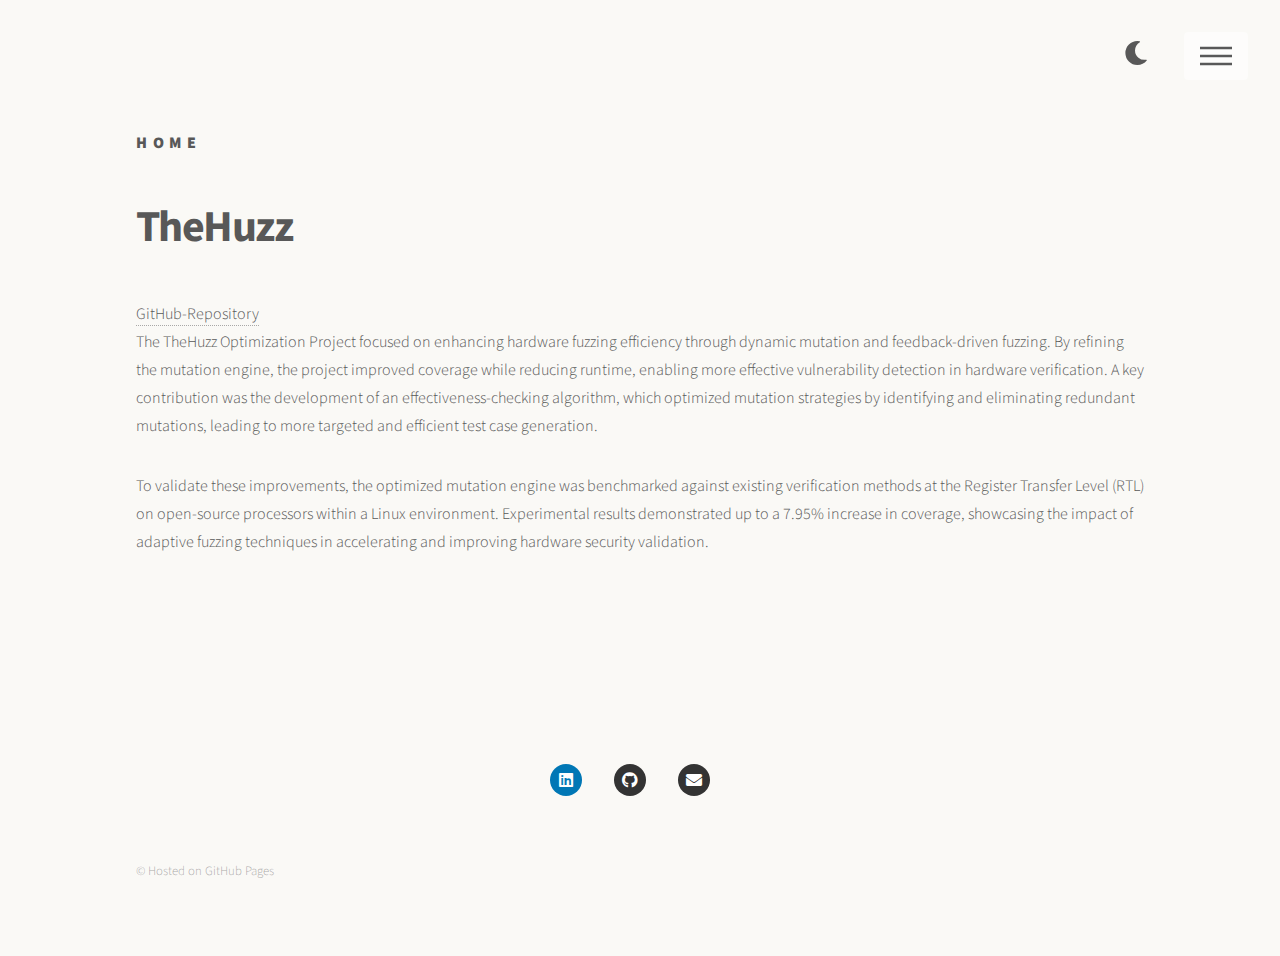
<file: thehuzz.html>
<!DOCTYPE HTML>
<!--
	Phantom by HTML5 UP
	html5up.net | @ajlkn
	Free for personal and commercial use under the CCA 3.0 license (html5up.net/license)
-->
<html>
	<head>
		<title>TheHuzz</title>
		<meta charset="utf-8" />
		<meta name="viewport" content="width=device-width, initial-scale=1, user-scalable=no" />
		<link rel="stylesheet" href="assets/css/main.css" />
		<link rel="stylesheet" href="https://cdnjs.cloudflare.com/ajax/libs/font-awesome/5.15.4/css/all.min.css">
		<noscript><link rel="stylesheet" href="assets/css/noscript.css" /></noscript>
		<style>
			/* Style for the crescent moon icon */
			.dark-mode-toggle {
				font-size: 1.5em;
				cursor: pointer;
				margin-right: 1.5em;
			}
			/* Center the footer icons */
			#footer .inner {
				display: flex;
				flex-direction: column;
				align-items: center;
				justify-content: center;
				height: 100%;
			}
			#footer .icons {
				display: flex;
				justify-content: center;
				padding: 0;
				list-style: none;
			}
			#footer .icons li {
				margin: 0 0.5em;
			}

			/* Dark Mode */
			body.dark-mode {
				background-color: #121212;
				color: #ffffff;
			}

			body.dark-mode a {
				color: #ffffff; /* Keep links white */
			}

			body.dark-mode .cta-button {
				background-color: #bb86fc;
				color: #ffffff; /* Keep button text white */
				text-shadow: none; /* Remove any text shadow */
			}

			body.dark-mode .tiles .style1,
			body.dark-mode .tiles .style2,
			body.dark-mode .tiles .style3,
			body.dark-mode .tiles .style4,
			body.dark-mode .tiles .style5,
			body.dark-mode .tiles .style6 {
				background-color: #1e1e1e;
				color: #ffffff; /* Keep tile text white */
			}

			body.dark-mode .tiles .style1 .content,
			body.dark-mode .tiles .style2 .content,
			body.dark-mode .tiles .style3 .content,
			body.dark-mode .tiles .style4 .content,
			body.dark-mode .tiles .style5 .content,
			body.dark-mode .tiles .style6 .content {
				color: #ffffff; /* Keep tile content text white */
			}

			body.dark-mode #footer {
				background-color: #1e1e1e;
				color: #ffffff;
			}
		</style>
	</head>
	<body class="is-preload">
		<!-- Wrapper -->
			<div id="wrapper">

				<!-- Header -->
					<header id="header">
						<div class="inner">
							
							<!-- Logo -->
							<a href="index.html" class="logo">
								<span class="title">Home</span>
							</a>

							<!-- Nav -->
								<nav>
									<ul>
										<li><i id="dark-mode-toggle" class="fas fa-moon dark-mode-toggle"></i></li>
										<li><a href="#menu">Menu</a></li>
									</ul>
								</nav>

						</div>
					</header>

				<!-- Menu -->
					<nav id="menu">
						<h2>Menu</h2>
						<ul>
							<li><a href="index.html">Home</a></li>
							<li><a href="solareye.html">SolarEye</a></li>
							<li><a href="thehuzz.html">TheHuzz</a></li>
							<li><a href="transformer.html">Transformer</a></li>
							<li><a href="baker_hughes.html">Baker Hughes</a></li>
							<li><a href="snake_ai.html">Snake AI</a></li>
							<li><a href="single_cycle_processor.html">Single Cycle Processor</a></li>
						</ul>
					</nav>

				<!-- Main -->
					<div id="main">
						<div class="inner">
							<h1>TheHuzz</h1>
							<a href="https://github.com/alex-a11ahar/HeavingHackers/tree/main" target="_blank" rel="noopener noreferrer">GitHub-Repository</a>
							<p>
								The TheHuzz Optimization Project focused on enhancing hardware fuzzing efficiency through dynamic mutation and feedback-driven fuzzing. 
								By refining the mutation engine, the project improved coverage while reducing runtime, enabling more effective vulnerability detection in hardware verification. 
								A key contribution was the development of an effectiveness-checking algorithm, which optimized mutation strategies by identifying and eliminating redundant mutations, leading to more targeted and efficient test case generation.
							</p>
							<p>
								To validate these improvements, the optimized mutation engine was benchmarked against existing verification methods at the Register Transfer Level (RTL) on open-source processors within a Linux environment. 
								Experimental results demonstrated up to a 7.95% increase in coverage, showcasing the impact of adaptive fuzzing techniques in accelerating and improving hardware security validation.
							</p>
						</div>
					</div>

				<!-- Footer -->
				<footer id="footer">
					<div class="inner">
						<section>
							<ul class="icons">
								<li><a href="https://www.linkedin.com/in/your-profile" class="icon brands fa-linkedin"><span class="label">LinkedIn</span></a></li>
								<li><a href="https://github.com/your-profile" class="icon brands fa-github"><span class="label">GitHub</span></a></li>
								<li><a href="mailto:your-email@example.com" class="icon solid fa-envelope"><span class="label">Email</span></a></li>
							</ul>
						</section>
						<ul class="copyright">
							<li>&copy; Hosted on GitHub Pages </li>
						</ul>
					</div>
				</footer>

			</div>

		<!-- Scripts -->
			<script src="assets/js/jquery.min.js"></script>
			<script src="assets/js/browser.min.js"></script>
			<script src="assets/js/breakpoints.min.js"></script>
			<script src="assets/js/util.js"></script>
			<script src="assets/js/main.js"></script>
			<script>
				// Toggle dark mode
				document.getElementById('dark-mode-toggle').addEventListener('click', function() {
					document.body.classList.toggle('dark-mode');
				});
			</script>

	</body>
</html>
</file>
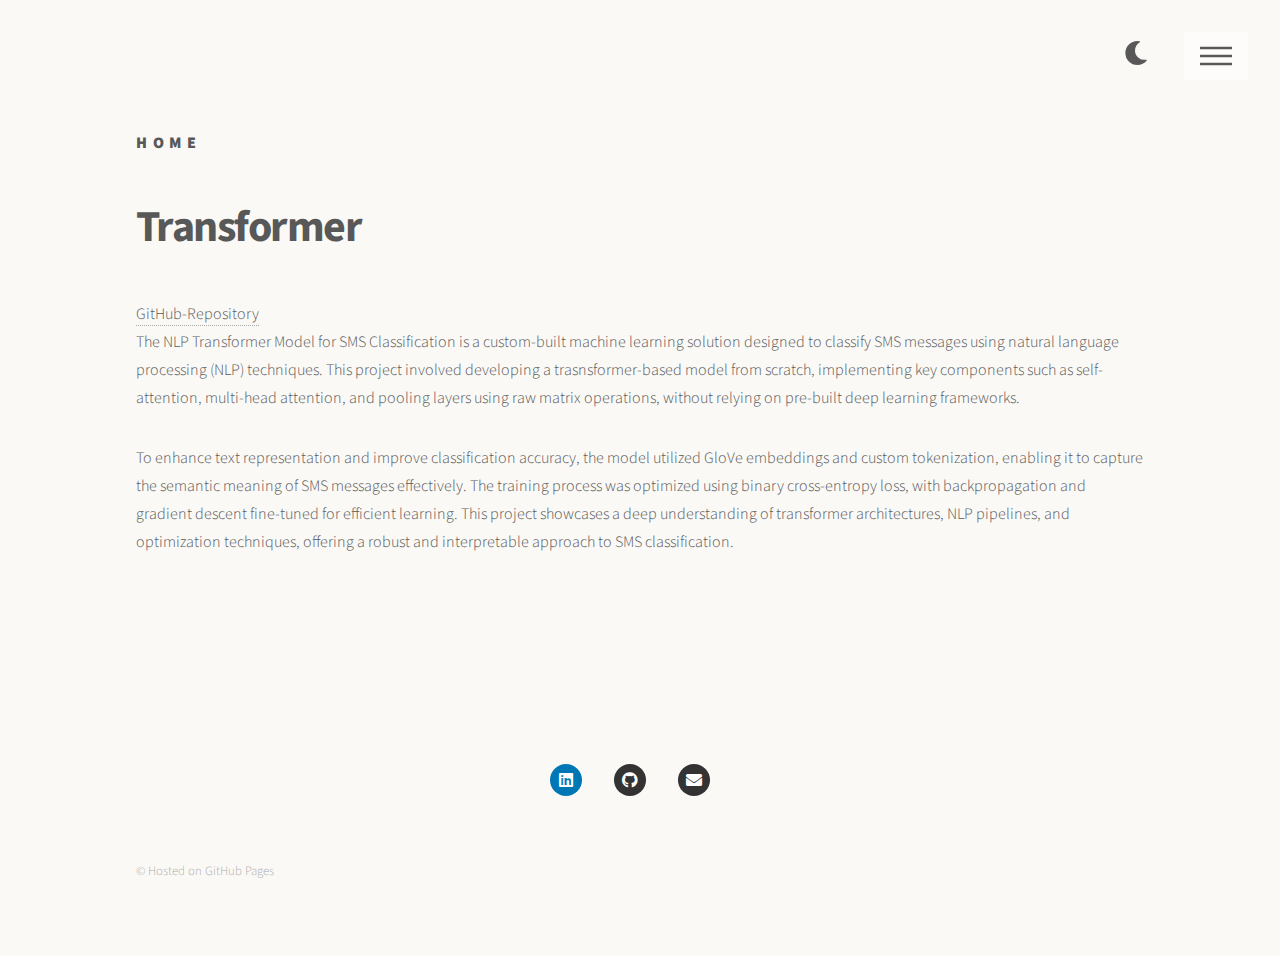
<file: transformer.html>
<!DOCTYPE HTML>
<!--
	Phantom by HTML5 UP
	html5up.net | @ajlkn
	Free for personal and commercial use under the CCA 3.0 license (html5up.net/license)
-->
<html>
	<head>
		<title>Transformer</title>
		<meta charset="utf-8" />
		<meta name="viewport" content="width=device-width, initial-scale=1, user-scalable=no" />
		<link rel="stylesheet" href="assets/css/main.css" />
		<link rel="stylesheet" href="https://cdnjs.cloudflare.com/ajax/libs/font-awesome/5.15.4/css/all.min.css">
		<noscript><link rel="stylesheet" href="assets/css/noscript.css" /></noscript>
		<style>
			/* Style for the crescent moon icon */
			.dark-mode-toggle {
				font-size: 1.5em;
				cursor: pointer;
				margin-right: 1.5em;
			}
			/* Center the footer icons */
			#footer .inner {
				display: flex;
				flex-direction: column;
				align-items: center;
				justify-content: center;
				height: 100%;
			}
			#footer .icons {
				display: flex;
				justify-content: center;
				padding: 0;
				list-style: none;
			}
			#footer .icons li {
				margin: 0 0.5em;
			}

			/* Dark Mode */
			body.dark-mode {
				background-color: #121212;
				color: #ffffff;
			}

			body.dark-mode a {
				color: #ffffff; /* Keep links white */
			}

			body.dark-mode .cta-button {
				background-color: #bb86fc;
				color: #ffffff; /* Keep button text white */
				text-shadow: none; /* Remove any text shadow */
			}

			body.dark-mode .tiles .style1,
			body.dark-mode .tiles .style2,
			body.dark-mode .tiles .style3,
			body.dark-mode .tiles .style4,
			body.dark-mode .tiles .style5,
			body.dark-mode .tiles .style6 {
				background-color: #1e1e1e;
				color: #ffffff; /* Keep tile text white */
			}

			body.dark-mode .tiles .style1 .content,
			body.dark-mode .tiles .style2 .content,
			body.dark-mode .tiles .style3 .content,
			body.dark-mode .tiles .style4 .content,
			body.dark-mode .tiles .style5 .content,
			body.dark-mode .tiles .style6 .content {
				color: #ffffff; /* Keep tile content text white */
			}

			body.dark-mode #footer {
				background-color: #1e1e1e;
				color: #ffffff;
			}
		</style>
	</head>
	<body class="is-preload">
		<!-- Wrapper -->
			<div id="wrapper">

				<!-- Header -->
					<header id="header">
						<div class="inner">

							<!-- Logo -->
								<a href="index.html" class="logo">
									<span class="title">Home</span>
								</a>

							<!-- Nav -->
								<nav>
									<ul>
										<li><i id="dark-mode-toggle" class="fas fa-moon dark-mode-toggle"></i></li>
										<li><a href="#menu">Menu</a></li>
									</ul>
								</nav>

						</div>
					</header>

				<!-- Menu -->
					<nav id="menu">
						<h2>Menu</h2>
						<ul>
							<li><a href="index.html">Home</a></li>
							<li><a href="solareye.html">SolarEye</a></li>
							<li><a href="thehuzz.html">TheHuzz</a></li>
							<li><a href="transformer.html">Transformer</a></li>
							<li><a href="baker_hughes.html">Baker Hughes</a></li>
							<li><a href="snake_ai.html">Snake AI</a></li>
							<li><a href="single_cycle_processor.html">Single Cycle Processor</a></li>
						</ul>
					</nav>

				<!-- Main -->
					<div id="main">
						<div class="inner">
							<h1>Transformer</h1>
							<a href="https://github.com/alex-a11ahar/Transformer" target="_blank" rel="noopener noreferrer">GitHub-Repository</a>
							<p>
								The NLP Transformer Model for SMS Classification is a custom-built machine learning solution designed to classify SMS messages using natural language processing (NLP) techniques. 
								This project involved developing a trasnsformer-based model from scratch, implementing key components such as self-attention, multi-head attention, and pooling layers using raw matrix operations, without relying on pre-built deep learning frameworks.
							</p>
							<p>
								To enhance text representation and improve classification accuracy, the model utilized GloVe embeddings and custom tokenization, enabling it to capture the semantic meaning of SMS messages effectively. 
								The training process was optimized using binary cross-entropy loss, with backpropagation and gradient descent fine-tuned for efficient learning. 
								This project showcases a deep understanding of transformer architectures, NLP pipelines, and optimization techniques, offering a robust and interpretable approach to SMS classification.
							</p>
						</div>
					</div>

				<!-- Footer -->
				<footer id="footer">
					<div class="inner">
						<section>
							<ul class="icons">
								<li><a href="https://www.linkedin.com/in/your-profile" class="icon brands fa-linkedin"><span class="label">LinkedIn</span></a></li>
								<li><a href="https://github.com/your-profile" class="icon brands fa-github"><span class="label">GitHub</span></a></li>
								<li><a href="mailto:your-email@example.com" class="icon solid fa-envelope"><span class="label">Email</span></a></li>
							</ul>
						</section>
						<ul class="copyright">
							<li>&copy; Hosted on GitHub Pages </li>
						</ul>
					</div>
				</footer>

			</div>

		<!-- Scripts -->
			<script src="assets/js/jquery.min.js"></script>
			<script src="assets/js/browser.min.js"></script>
			<script src="assets/js/breakpoints.min.js"></script>
			<script src="assets/js/util.js"></script>
			<script src="assets/js/main.js"></script>
			<script>
				// Toggle dark mode
				document.getElementById('dark-mode-toggle').addEventListener('click', function() {
					document.body.classList.toggle('dark-mode');
				});
			</script>

	</body>
</html>
</file>
<file: assets/css/noscript.css>
/*
	Phantom by HTML5 UP
	html5up.net | @ajlkn
	Free for personal and commercial use under the CCA 3.0 license (html5up.net/license)
*/

/* Tiles */

	body.is-preload .tiles article {
		-moz-transform: none;
		-webkit-transform: none;
		-ms-transform: none;
		transform: none;
		opacity: 1;
	}
</file>
<file: assets/css/main.css>
@import url(fontawesome-all.min.css);
@import url("https://fonts.googleapis.com/css?family=Source+Sans+Pro:300,700,900");

/*
	Phantom by HTML5 UP
	html5up.net | @ajlkn
	Free for personal and commercial use under the CCA 3.0 license (html5up.net/license)
*/

html, body, div, span, applet, object,
iframe, h1, h2, h3, h4, h5, h6, p, blockquote,
pre, a, abbr, acronym, address, big, cite,
code, del, dfn, em, img, ins, kbd, q, s, samp,
small, strike, strong, sub, sup, tt, var, b,
u, i, center, dl, dt, dd, ol, ul, li, fieldset,
form, label, legend, table, caption, tbody,
tfoot, thead, tr, th, td, article, aside,
canvas, details, embed, figure, figcaption,
footer, header, hgroup, menu, nav, output, ruby,
section, summary, time, mark, audio, video {
	margin: 0;
	padding: 0;
	border: 0;
	font-size: 100%;
	font: inherit;
	vertical-align: baseline;}

article, aside, details, figcaption, figure,
footer, header, hgroup, menu, nav, section {
	display: block;}

body {
	line-height: 1;
}

ol, ul {
	list-style: none;
}

blockquote, q {
	quotes: none;
}

	blockquote:before, blockquote:after, q:before, q:after {
		content: '';
		content: none;
	}

table {
	border-collapse: collapse;
	border-spacing: 0;
}

body {
	-webkit-text-size-adjust: none;
}

mark {
	background-color: transparent;
	color: inherit;
}

input::-moz-focus-inner {
	border: 0;
	padding: 0;
}

input, select, textarea {
	-moz-appearance: none;
	-webkit-appearance: none;
	-ms-appearance: none;
	appearance: none;
}

/* Basic */

	@-ms-viewport {
		width: device-width;
	}

	body {
		-ms-overflow-style: scrollbar;
	}

	@media screen and (max-width: 480px) {

		html, body {
			min-width: 320px;
		}

	}

	html {
		box-sizing: border-box;
	}

	*, *:before, *:after {
		box-sizing: inherit;
	}

	body {
		background: #FAF9F6;
	}

		body.is-preload *, body.is-preload *:before, body.is-preload *:after {
			-moz-animation: none !important;
			-webkit-animation: none !important;
			-ms-animation: none !important;
			animation: none !important;
			-moz-transition: none !important;
			-webkit-transition: none !important;
			-ms-transition: none !important;
			transition: none !important;
		}

/* Type */

	body, input, select, textarea {
		color: #585858;
		font-family: "Source Sans Pro", Helvetica, sans-serif;
		font-size: 16pt;
		font-weight: 300;
		line-height: 1.75;
	}

		@media screen and (max-width: 1680px) {

			body, input, select, textarea {
				font-size: 14pt;
			}

		}

		@media screen and (max-width: 1280px) {

			body, input, select, textarea {
				font-size: 12pt;
			}

		}

	a {
		-moz-transition: border-bottom-color 0.2s ease, color 0.2s ease;
		-webkit-transition: border-bottom-color 0.2s ease, color 0.2s ease;
		-ms-transition: border-bottom-color 0.2s ease, color 0.2s ease;
		transition: border-bottom-color 0.2s ease, color 0.2s ease;
		text-decoration: none;
		color: #585858;
		border-bottom: dotted 1px rgba(88, 88, 88, 0.5);
	}

		a:hover {
			border-bottom-color: transparent;
			color: #f2849e !important;
		}

	strong, b {
		font-weight: 900;
	}

	em, i {
		font-style: italic;
	}

	p {
		margin: 0 0 2em 0;
	}

	h1 {
		font-size: 2.75em;
		font-weight: 700;
		line-height: 1.3;
		margin: 0 0 1em 0;
		letter-spacing: -0.035em;
	}

		h1 a {
			color: inherit;
		}

		@media screen and (max-width: 736px) {

			h1 {
				font-size: 2em;
				margin: 0 0 1em 0;
			}

		}

		@media screen and (max-width: 360px) {

			h1 {
				font-size: 1.75em;
			}

		}

	h2, h3, h4, h5, h6 {
		font-weight: 900;
		line-height: 1.5;
		margin: 0 0 2em 0;
		text-transform: uppercase;
		letter-spacing: 0.35em;
	}

		h2 a, h3 a, h4 a, h5 a, h6 a {
			color: inherit;
		}

	h2 {
		font-size: 1.1em;
	}

	h3 {
		font-size: 1em;
	}

	h4 {
		font-size: 0.8em;
	}

	h5 {
		font-size: 0.8em;
	}

	h6 {
		font-size: 0.8em;
	}

	@media screen and (max-width: 980px) {

		h1 br, h2 br, h3 br, h4 br, h5 br, h6 br {
			display: none;
		}

	}

	@media screen and (max-width: 736px) {

		h2 {
			font-size: 1em;
		}

		h3 {
			font-size: 0.8em;
		}

	}

	sub {
		font-size: 0.8em;
		position: relative;
		top: 0.5em;
	}

	sup {
		font-size: 0.8em;
		position: relative;
		top: -0.5em;
	}

	blockquote {
		border-left: solid 4px #c9c9c9;
		font-style: italic;
		margin: 0 0 2em 0;
		padding: 0.5em 0 0.5em 2em;
	}

	code {
		background: rgba(144, 144, 144, 0.075);
		border-radius: 4px;
		border: solid 1px #c9c9c9;
		font-family: "Courier New", monospace;
		font-size: 0.9em;
		margin: 0 0.25em;
		padding: 0.25em 0.65em;
	}

	pre {
		-webkit-overflow-scrolling: touch;
		font-family: "Courier New", monospace;
		font-size: 0.9em;
		margin: 0 0 2em 0;
	}

		pre code {
			display: block;
			line-height: 1.75;
			padding: 1em 1.5em;
			overflow-x: auto;
		}

	hr {
		border: 0;
		border-bottom: solid 1px #c9c9c9;
		margin: 2em 0;
	}

		hr.major {
			margin: 3em 0;
		}

	.align-left {
		text-align: left;
	}

	.align-center {
		text-align: center;
	}

	.align-right {
		text-align: right;
	}

/* Row */

	.row {
		display: flex;
		flex-wrap: wrap;
		box-sizing: border-box;
		align-items: stretch;
	}

		.row > * {
			box-sizing: border-box;
		}

		.row.gtr-uniform > * > :last-child {
			margin-bottom: 0;
		}

		.row.aln-left {
			justify-content: flex-start;
		}

		.row.aln-center {
			justify-content: center;
		}

		.row.aln-right {
			justify-content: flex-end;
		}

		.row.aln-top {
			align-items: flex-start;
		}

		.row.aln-middle {
			align-items: center;
		}

		.row.aln-bottom {
			align-items: flex-end;
		}

		.row > .imp {
			order: -1;
		}

		.row > .col-1 {
			width: 8.33333%;
		}

		.row > .off-1 {
			margin-left: 8.33333%;
		}

		.row > .col-2 {
			width: 16.66667%;
		}

		.row > .off-2 {
			margin-left: 16.66667%;
		}

		.row > .col-3 {
			width: 25%;
		}

		.row > .off-3 {
			margin-left: 25%;
		}

		.row > .col-4 {
			width: 33.33333%;
		}

		.row > .off-4 {
			margin-left: 33.33333%;
		}

		.row > .col-5 {
			width: 41.66667%;
		}

		.row > .off-5 {
			margin-left: 41.66667%;
		}

		.row > .col-6 {
			width: 50%;
		}

		.row > .off-6 {
			margin-left: 50%;
		}

		.row > .col-7 {
			width: 58.33333%;
		}

		.row > .off-7 {
			margin-left: 58.33333%;
		}

		.row > .col-8 {
			width: 66.66667%;
		}

		.row > .off-8 {
			margin-left: 66.66667%;
		}

		.row > .col-9 {
			width: 75%;
		}

		.row > .off-9 {
			margin-left: 75%;
		}

		.row > .col-10 {
			width: 83.33333%;
		}

		.row > .off-10 {
			margin-left: 83.33333%;
		}

		.row > .col-11 {
			width: 91.66667%;
		}

		.row > .off-11 {
			margin-left: 91.66667%;
		}

		.row > .col-12 {
			width: 100%;
		}

		.row > .off-12 {
			margin-left: 100%;
		}

		.row.gtr-0 {
			margin-top: 0;
			margin-left: 0em;
		}

			.row.gtr-0 > * {
				padding: 0 0 0 0em;
			}

			.row.gtr-0.gtr-uniform {
				margin-top: 0em;
			}

				.row.gtr-0.gtr-uniform > * {
					padding-top: 0em;
				}

		.row.gtr-25 {
			margin-top: 0;
			margin-left: -0.5em;
		}

			.row.gtr-25 > * {
				padding: 0 0 0 0.5em;
			}

			.row.gtr-25.gtr-uniform {
				margin-top: -0.5em;
			}

				.row.gtr-25.gtr-uniform > * {
					padding-top: 0.5em;
				}

		.row.gtr-50 {
			margin-top: 0;
			margin-left: -1em;
		}

			.row.gtr-50 > * {
				padding: 0 0 0 1em;
			}

			.row.gtr-50.gtr-uniform {
				margin-top: -1em;
			}

				.row.gtr-50.gtr-uniform > * {
					padding-top: 1em;
				}

		.row {
			margin-top: 0;
			margin-left: -2em;
		}

			.row > * {
				padding: 0 0 0 2em;
			}

			.row.gtr-uniform {
				margin-top: -2em;
			}

				.row.gtr-uniform > * {
					padding-top: 2em;
				}

		.row.gtr-150 {
			margin-top: 0;
			margin-left: -3em;
		}

			.row.gtr-150 > * {
				padding: 0 0 0 3em;
			}

			.row.gtr-150.gtr-uniform {
				margin-top: -3em;
			}

				.row.gtr-150.gtr-uniform > * {
					padding-top: 3em;
				}

		.row.gtr-200 {
			margin-top: 0;
			margin-left: -4em;
		}

			.row.gtr-200 > * {
				padding: 0 0 0 4em;
			}

			.row.gtr-200.gtr-uniform {
				margin-top: -4em;
			}

				.row.gtr-200.gtr-uniform > * {
					padding-top: 4em;
				}

		@media screen and (max-width: 1680px) {

			.row {
				display: flex;
				flex-wrap: wrap;
				box-sizing: border-box;
				align-items: stretch;
			}

				.row > * {
					box-sizing: border-box;
				}

				.row.gtr-uniform > * > :last-child {
					margin-bottom: 0;
				}

				.row.aln-left {
					justify-content: flex-start;
				}

				.row.aln-center {
					justify-content: center;
				}

				.row.aln-right {
					justify-content: flex-end;
				}

				.row.aln-top {
					align-items: flex-start;
				}

				.row.aln-middle {
					align-items: center;
				}

				.row.aln-bottom {
					align-items: flex-end;
				}

				.row > .imp-xlarge {
					order: -1;
				}

				.row > .col-1-xlarge {
					width: 8.33333%;
				}

				.row > .off-1-xlarge {
					margin-left: 8.33333%;
				}

				.row > .col-2-xlarge {
					width: 16.66667%;
				}

				.row > .off-2-xlarge {
					margin-left: 16.66667%;
				}

				.row > .col-3-xlarge {
					width: 25%;
				}

				.row > .off-3-xlarge {
					margin-left: 25%;
				}

				.row > .col-4-xlarge {
					width: 33.33333%;
				}

				.row > .off-4-xlarge {
					margin-left: 33.33333%;
				}

				.row > .col-5-xlarge {
					width: 41.66667%;
				}

				.row > .off-5-xlarge {
					margin-left: 41.66667%;
				}

				.row > .col-6-xlarge {
					width: 50%;
				}

				.row > .off-6-xlarge {
					margin-left: 50%;
				}

				.row > .col-7-xlarge {
					width: 58.33333%;
				}

				.row > .off-7-xlarge {
					margin-left: 58.33333%;
				}

				.row > .col-8-xlarge {
					width: 66.66667%;
				}

				.row > .off-8-xlarge {
					margin-left: 66.66667%;
				}

				.row > .col-9-xlarge {
					width: 75%;
				}

				.row > .off-9-xlarge {
					margin-left: 75%;
				}

				.row > .col-10-xlarge {
					width: 83.33333%;
				}

				.row > .off-10-xlarge {
					margin-left: 83.33333%;
				}

				.row > .col-11-xlarge {
					width: 91.66667%;
				}

				.row > .off-11-xlarge {
					margin-left: 91.66667%;
				}

				.row > .col-12-xlarge {
					width: 100%;
				}

				.row > .off-12-xlarge {
					margin-left: 100%;
				}

				.row.gtr-0 {
					margin-top: 0;
					margin-left: 0em;
				}

					.row.gtr-0 > * {
						padding: 0 0 0 0em;
					}

					.row.gtr-0.gtr-uniform {
						margin-top: 0em;
					}

						.row.gtr-0.gtr-uniform > * {
							padding-top: 0em;
						}

				.row.gtr-25 {
					margin-top: 0;
					margin-left: -0.5em;
				}

					.row.gtr-25 > * {
						padding: 0 0 0 0.5em;
					}

					.row.gtr-25.gtr-uniform {
						margin-top: -0.5em;
					}

						.row.gtr-25.gtr-uniform > * {
							padding-top: 0.5em;
						}

				.row.gtr-50 {
					margin-top: 0;
					margin-left: -1em;
				}

					.row.gtr-50 > * {
						padding: 0 0 0 1em;
					}

					.row.gtr-50.gtr-uniform {
						margin-top: -1em;
					}

						.row.gtr-50.gtr-uniform > * {
							padding-top: 1em;
						}

				.row {
					margin-top: 0;
					margin-left: -2em;
				}

					.row > * {
						padding: 0 0 0 2em;
					}

					.row.gtr-uniform {
						margin-top: -2em;
					}

						.row.gtr-uniform > * {
							padding-top: 2em;
						}

				.row.gtr-150 {
					margin-top: 0;
					margin-left: -3em;
				}

					.row.gtr-150 > * {
						padding: 0 0 0 3em;
					}

					.row.gtr-150.gtr-uniform {
						margin-top: -3em;
					}

						.row.gtr-150.gtr-uniform > * {
							padding-top: 3em;
						}

				.row.gtr-200 {
					margin-top: 0;
					margin-left: -4em;
				}

					.row.gtr-200 > * {
						padding: 0 0 0 4em;
					}

					.row.gtr-200.gtr-uniform {
						margin-top: -4em;
					}

						.row.gtr-200.gtr-uniform > * {
							padding-top: 4em;
						}

		}

		@media screen and (max-width: 1280px) {

			.row {
				display: flex;
				flex-wrap: wrap;
				box-sizing: border-box;
				align-items: stretch;
			}

				.row > * {
					box-sizing: border-box;
				}

				.row.gtr-uniform > * > :last-child {
					margin-bottom: 0;
				}

				.row.aln-left {
					justify-content: flex-start;
				}

				.row.aln-center {
					justify-content: center;
				}

				.row.aln-right {
					justify-content: flex-end;
				}

				.row.aln-top {
					align-items: flex-start;
				}

				.row.aln-middle {
					align-items: center;
				}

				.row.aln-bottom {
					align-items: flex-end;
				}

				.row > .imp-large {
					order: -1;
				}

				.row > .col-1-large {
					width: 8.33333%;
				}

				.row > .off-1-large {
					margin-left: 8.33333%;
				}

				.row > .col-2-large {
					width: 16.66667%;
				}

				.row > .off-2-large {
					margin-left: 16.66667%;
				}

				.row > .col-3-large {
					width: 25%;
				}

				.row > .off-3-large {
					margin-left: 25%;
				}

				.row > .col-4-large {
					width: 33.33333%;
				}

				.row > .off-4-large {
					margin-left: 33.33333%;
				}

				.row > .col-5-large {
					width: 41.66667%;
				}

				.row > .off-5-large {
					margin-left: 41.66667%;
				}

				.row > .col-6-large {
					width: 50%;
				}

				.row > .off-6-large {
					margin-left: 50%;
				}

				.row > .col-7-large {
					width: 58.33333%;
				}

				.row > .off-7-large {
					margin-left: 58.33333%;
				}

				.row > .col-8-large {
					width: 66.66667%;
				}

				.row > .off-8-large {
					margin-left: 66.66667%;
				}

				.row > .col-9-large {
					width: 75%;
				}

				.row > .off-9-large {
					margin-left: 75%;
				}

				.row > .col-10-large {
					width: 83.33333%;
				}

				.row > .off-10-large {
					margin-left: 83.33333%;
				}

				.row > .col-11-large {
					width: 91.66667%;
				}

				.row > .off-11-large {
					margin-left: 91.66667%;
				}

				.row > .col-12-large {
					width: 100%;
				}

				.row > .off-12-large {
					margin-left: 100%;
				}

				.row.gtr-0 {
					margin-top: 0;
					margin-left: 0em;
				}

					.row.gtr-0 > * {
						padding: 0 0 0 0em;
					}

					.row.gtr-0.gtr-uniform {
						margin-top: 0em;
					}

						.row.gtr-0.gtr-uniform > * {
							padding-top: 0em;
						}

				.row.gtr-25 {
					margin-top: 0;
					margin-left: -0.5em;
				}

					.row.gtr-25 > * {
						padding: 0 0 0 0.5em;
					}

					.row.gtr-25.gtr-uniform {
						margin-top: -0.5em;
					}

						.row.gtr-25.gtr-uniform > * {
							padding-top: 0.5em;
						}

				.row.gtr-50 {
					margin-top: 0;
					margin-left: -1em;
				}

					.row.gtr-50 > * {
						padding: 0 0 0 1em;
					}

					.row.gtr-50.gtr-uniform {
						margin-top: -1em;
					}

						.row.gtr-50.gtr-uniform > * {
							padding-top: 1em;
						}

				.row {
					margin-top: 0;
					margin-left: -2em;
				}

					.row > * {
						padding: 0 0 0 2em;
					}

					.row.gtr-uniform {
						margin-top: -2em;
					}

						.row.gtr-uniform > * {
							padding-top: 2em;
						}

				.row.gtr-150 {
					margin-top: 0;
					margin-left: -3em;
				}

					.row.gtr-150 > * {
						padding: 0 0 0 3em;
					}

					.row.gtr-150.gtr-uniform {
						margin-top: -3em;
					}

						.row.gtr-150.gtr-uniform > * {
							padding-top: 3em;
						}

				.row.gtr-200 {
					margin-top: 0;
					margin-left: -4em;
				}

					.row.gtr-200 > * {
						padding: 0 0 0 4em;
					}

					.row.gtr-200.gtr-uniform {
						margin-top: -4em;
					}

						.row.gtr-200.gtr-uniform > * {
							padding-top: 4em;
						}

		}

		@media screen and (max-width: 980px) {

			.row {
				display: flex;
				flex-wrap: wrap;
				box-sizing: border-box;
				align-items: stretch;
			}

				.row > * {
					box-sizing: border-box;
				}

				.row.gtr-uniform > * > :last-child {
					margin-bottom: 0;
				}

				.row.aln-left {
					justify-content: flex-start;
				}

				.row.aln-center {
					justify-content: center;
				}

				.row.aln-right {
					justify-content: flex-end;
				}

				.row.aln-top {
					align-items: flex-start;
				}

				.row.aln-middle {
					align-items: center;
				}

				.row.aln-bottom {
					align-items: flex-end;
				}

				.row > .imp-medium {
					order: -1;
				}

				.row > .col-1-medium {
					width: 8.33333%;
				}

				.row > .off-1-medium {
					margin-left: 8.33333%;
				}

				.row > .col-2-medium {
					width: 16.66667%;
				}

				.row > .off-2-medium {
					margin-left: 16.66667%;
				}

				.row > .col-3-medium {
					width: 25%;
				}

				.row > .off-3-medium {
					margin-left: 25%;
				}

				.row > .col-4-medium {
					width: 33.33333%;
				}

				.row > .off-4-medium {
					margin-left: 33.33333%;
				}

				.row > .col-5-medium {
					width: 41.66667%;
				}

				.row > .off-5-medium {
					margin-left: 41.66667%;
				}

				.row > .col-6-medium {
					width: 50%;
				}

				.row > .off-6-medium {
					margin-left: 50%;
				}

				.row > .col-7-medium {
					width: 58.33333%;
				}

				.row > .off-7-medium {
					margin-left: 58.33333%;
				}

				.row > .col-8-medium {
					width: 66.66667%;
				}

				.row > .off-8-medium {
					margin-left: 66.66667%;
				}

				.row > .col-9-medium {
					width: 75%;
				}

				.row > .off-9-medium {
					margin-left: 75%;
				}

				.row > .col-10-medium {
					width: 83.33333%;
				}

				.row > .off-10-medium {
					margin-left: 83.33333%;
				}

				.row > .col-11-medium {
					width: 91.66667%;
				}

				.row > .off-11-medium {
					margin-left: 91.66667%;
				}

				.row > .col-12-medium {
					width: 100%;
				}

				.row > .off-12-medium {
					margin-left: 100%;
				}

				.row.gtr-0 {
					margin-top: 0;
					margin-left: 0em;
				}

					.row.gtr-0 > * {
						padding: 0 0 0 0em;
					}

					.row.gtr-0.gtr-uniform {
						margin-top: 0em;
					}

						.row.gtr-0.gtr-uniform > * {
							padding-top: 0em;
						}

				.row.gtr-25 {
					margin-top: 0;
					margin-left: -0.375em;
				}

					.row.gtr-25 > * {
						padding: 0 0 0 0.375em;
					}

					.row.gtr-25.gtr-uniform {
						margin-top: -0.375em;
					}

						.row.gtr-25.gtr-uniform > * {
							padding-top: 0.375em;
						}

				.row.gtr-50 {
					margin-top: 0;
					margin-left: -0.75em;
				}

					.row.gtr-50 > * {
						padding: 0 0 0 0.75em;
					}

					.row.gtr-50.gtr-uniform {
						margin-top: -0.75em;
					}

						.row.gtr-50.gtr-uniform > * {
							padding-top: 0.75em;
						}

				.row {
					margin-top: 0;
					margin-left: -1.5em;
				}

					.row > * {
						padding: 0 0 0 1.5em;
					}

					.row.gtr-uniform {
						margin-top: -1.5em;
					}

						.row.gtr-uniform > * {
							padding-top: 1.5em;
						}

				.row.gtr-150 {
					margin-top: 0;
					margin-left: -2.25em;
				}

					.row.gtr-150 > * {
						padding: 0 0 0 2.25em;
					}

					.row.gtr-150.gtr-uniform {
						margin-top: -2.25em;
					}

						.row.gtr-150.gtr-uniform > * {
							padding-top: 2.25em;
						}

				.row.gtr-200 {
					margin-top: 0;
					margin-left: -3em;
				}

					.row.gtr-200 > * {
						padding: 0 0 0 3em;
					}

					.row.gtr-200.gtr-uniform {
						margin-top: -3em;
					}

						.row.gtr-200.gtr-uniform > * {
							padding-top: 3em;
						}

		}

		@media screen and (max-width: 736px) {

			.row {
				display: flex;
				flex-wrap: wrap;
				box-sizing: border-box;
				align-items: stretch;
			}

				.row > * {
					box-sizing: border-box;
				}

				.row.gtr-uniform > * > :last-child {
					margin-bottom: 0;
				}

				.row.aln-left {
					justify-content: flex-start;
				}

				.row.aln-center {
					justify-content: center;
				}

				.row.aln-right {
					justify-content: flex-end;
				}

				.row.aln-top {
					align-items: flex-start;
				}

				.row.aln-middle {
					align-items: center;
				}

				.row.aln-bottom {
					align-items: flex-end;
				}

				.row > .imp-small {
					order: -1;
				}

				.row > .col-1-small {
					width: 8.33333%;
				}

				.row > .off-1-small {
					margin-left: 8.33333%;
				}

				.row > .col-2-small {
					width: 16.66667%;
				}

				.row > .off-2-small {
					margin-left: 16.66667%;
				}

				.row > .col-3-small {
					width: 25%;
				}

				.row > .off-3-small {
					margin-left: 25%;
				}

				.row > .col-4-small {
					width: 33.33333%;
				}

				.row > .off-4-small {
					margin-left: 33.33333%;
				}

				.row > .col-5-small {
					width: 41.66667%;
				}

				.row > .off-5-small {
					margin-left: 41.66667%;
				}

				.row > .col-6-small {
					width: 50%;
				}

				.row > .off-6-small {
					margin-left: 50%;
				}

				.row > .col-7-small {
					width: 58.33333%;
				}

				.row > .off-7-small {
					margin-left: 58.33333%;
				}

				.row > .col-8-small {
					width: 66.66667%;
				}

				.row > .off-8-small {
					margin-left: 66.66667%;
				}

				.row > .col-9-small {
					width: 75%;
				}

				.row > .off-9-small {
					margin-left: 75%;
				}

				.row > .col-10-small {
					width: 83.33333%;
				}

				.row > .off-10-small {
					margin-left: 83.33333%;
				}

				.row > .col-11-small {
					width: 91.66667%;
				}

				.row > .off-11-small {
					margin-left: 91.66667%;
				}

				.row > .col-12-small {
					width: 100%;
				}

				.row > .off-12-small {
					margin-left: 100%;
				}

				.row.gtr-0 {
					margin-top: 0;
					margin-left: 0em;
				}

					.row.gtr-0 > * {
						padding: 0 0 0 0em;
					}

					.row.gtr-0.gtr-uniform {
						margin-top: 0em;
					}

						.row.gtr-0.gtr-uniform > * {
							padding-top: 0em;
						}

				.row.gtr-25 {
					margin-top: 0;
					margin-left: -0.25em;
				}

					.row.gtr-25 > * {
						padding: 0 0 0 0.25em;
					}

					.row.gtr-25.gtr-uniform {
						margin-top: -0.25em;
					}

						.row.gtr-25.gtr-uniform > * {
							padding-top: 0.25em;
						}

				.row.gtr-50 {
					margin-top: 0;
					margin-left: -0.5em;
				}

					.row.gtr-50 > * {
						padding: 0 0 0 0.5em;
					}

					.row.gtr-50.gtr-uniform {
						margin-top: -0.5em;
					}

						.row.gtr-50.gtr-uniform > * {
							padding-top: 0.5em;
						}

				.row {
					margin-top: 0;
					margin-left: -1em;
				}

					.row > * {
						padding: 0 0 0 1em;
					}

					.row.gtr-uniform {
						margin-top: -1em;
					}

						.row.gtr-uniform > * {
							padding-top: 1em;
						}

				.row.gtr-150 {
					margin-top: 0;
					margin-left: -1.5em;
				}

					.row.gtr-150 > * {
						padding: 0 0 0 1.5em;
					}

					.row.gtr-150.gtr-uniform {
						margin-top: -1.5em;
					}

						.row.gtr-150.gtr-uniform > * {
							padding-top: 1.5em;
						}

				.row.gtr-200 {
					margin-top: 0;
					margin-left: -2em;
				}

					.row.gtr-200 > * {
						padding: 0 0 0 2em;
					}

					.row.gtr-200.gtr-uniform {
						margin-top: -2em;
					}

						.row.gtr-200.gtr-uniform > * {
							padding-top: 2em;
						}

		}

		@media screen and (max-width: 480px) {

			.row {
				display: flex;
				flex-wrap: wrap;
				box-sizing: border-box;
				align-items: stretch;
			}

				.row > * {
					box-sizing: border-box;
				}

				.row.gtr-uniform > * > :last-child {
					margin-bottom: 0;
				}

				.row.aln-left {
					justify-content: flex-start;
				}

				.row.aln-center {
					justify-content: center;
				}

				.row.aln-right {
					justify-content: flex-end;
				}

				.row.aln-top {
					align-items: flex-start;
				}

				.row.aln-middle {
					align-items: center;
				}

				.row.aln-bottom {
					align-items: flex-end;
				}

				.row > .imp-xsmall {
					order: -1;
				}

				.row > .col-1-xsmall {
					width: 8.33333%;
				}

				.row > .off-1-xsmall {
					margin-left: 8.33333%;
				}

				.row > .col-2-xsmall {
					width: 16.66667%;
				}

				.row > .off-2-xsmall {
					margin-left: 16.66667%;
				}

				.row > .col-3-xsmall {
					width: 25%;
				}

				.row > .off-3-xsmall {
					margin-left: 25%;
				}

				.row > .col-4-xsmall {
					width: 33.33333%;
				}

				.row > .off-4-xsmall {
					margin-left: 33.33333%;
				}

				.row > .col-5-xsmall {
					width: 41.66667%;
				}

				.row > .off-5-xsmall {
					margin-left: 41.66667%;
				}

				.row > .col-6-xsmall {
					width: 50%;
				}

				.row > .off-6-xsmall {
					margin-left: 50%;
				}

				.row > .col-7-xsmall {
					width: 58.33333%;
				}

				.row > .off-7-xsmall {
					margin-left: 58.33333%;
				}

				.row > .col-8-xsmall {
					width: 66.66667%;
				}

				.row > .off-8-xsmall {
					margin-left: 66.66667%;
				}

				.row > .col-9-xsmall {
					width: 75%;
				}

				.row > .off-9-xsmall {
					margin-left: 75%;
				}

				.row > .col-10-xsmall {
					width: 83.33333%;
				}

				.row > .off-10-xsmall {
					margin-left: 83.33333%;
				}

				.row > .col-11-xsmall {
					width: 91.66667%;
				}

				.row > .off-11-xsmall {
					margin-left: 91.66667%;
				}

				.row > .col-12-xsmall {
					width: 100%;
				}

				.row > .off-12-xsmall {
					margin-left: 100%;
				}

				.row.gtr-0 {
					margin-top: 0;
					margin-left: 0em;
				}

					.row.gtr-0 > * {
						padding: 0 0 0 0em;
					}

					.row.gtr-0.gtr-uniform {
						margin-top: 0em;
					}

						.row.gtr-0.gtr-uniform > * {
							padding-top: 0em;
						}

				.row.gtr-25 {
					margin-top: 0;
					margin-left: -0.25em;
				}

					.row.gtr-25 > * {
						padding: 0 0 0 0.25em;
					}

					.row.gtr-25.gtr-uniform {
						margin-top: -0.25em;
					}

						.row.gtr-25.gtr-uniform > * {
							padding-top: 0.25em;
						}

				.row.gtr-50 {
					margin-top: 0;
					margin-left: -0.5em;
				}

					.row.gtr-50 > * {
						padding: 0 0 0 0.5em;
					}

					.row.gtr-50.gtr-uniform {
						margin-top: -0.5em;
					}

						.row.gtr-50.gtr-uniform > * {
							padding-top: 0.5em;
						}

				.row {
					margin-top: 0;
					margin-left: -1em;
				}

					.row > * {
						padding: 0 0 0 1em;
					}

					.row.gtr-uniform {
						margin-top: -1em;
					}

						.row.gtr-uniform > * {
							padding-top: 1em;
						}

				.row.gtr-150 {
					margin-top: 0;
					margin-left: -1.5em;
				}

					.row.gtr-150 > * {
						padding: 0 0 0 1.5em;
					}

					.row.gtr-150.gtr-uniform {
						margin-top: -1.5em;
					}

						.row.gtr-150.gtr-uniform > * {
							padding-top: 1.5em;
						}

				.row.gtr-200 {
					margin-top: 0;
					margin-left: -2em;
				}

					.row.gtr-200 > * {
						padding: 0 0 0 2em;
					}

					.row.gtr-200.gtr-uniform {
						margin-top: -2em;
					}

						.row.gtr-200.gtr-uniform > * {
							padding-top: 2em;
						}

		}

/* Section/Article */

	section.special, article.special {
		text-align: center;
	}

	header p {
		margin-top: -1em;
	}

	@media screen and (max-width: 736px) {

		header p {
			margin-top: 0;
		}

	}

/* Icon */

	.icon {
		text-decoration: none;
		border-bottom: none;
		position: relative;
	}

		.icon:before {
			-moz-osx-font-smoothing: grayscale;
			-webkit-font-smoothing: antialiased;
			display: inline-block;
			font-style: normal;
			font-variant: normal;
			text-rendering: auto;
			line-height: 1;
			text-transform: none !important;
			font-family: 'Font Awesome 5 Free';
			font-weight: 400;
		}

		.icon > .label {
			display: none;
		}

		.icon:before {
			line-height: inherit;
		}

		.icon.solid:before {
			font-weight: 900;
		}

		.icon.brands:before {
			font-family: 'Font Awesome 5 Brands';
		}

		.icon.style2 {
			-moz-transition: background-color 0.2s ease-in-out, color 0.2s ease-in-out, border-color 0.2s ease-in-out;
			-webkit-transition: background-color 0.2s ease-in-out, color 0.2s ease-in-out, border-color 0.2s ease-in-out;
			-ms-transition: background-color 0.2s ease-in-out, color 0.2s ease-in-out, border-color 0.2s ease-in-out;
			transition: background-color 0.2s ease-in-out, color 0.2s ease-in-out, border-color 0.2s ease-in-out;
			background-color: transparent;
			border: solid 1px #c9c9c9;
			border-radius: 4px;
			width: 2.65em;
			height: 2.65em;
			display: inline-block;
			text-align: center;
			line-height: 2.65em;
			color: inherit;
		}

			.icon.style2:before {
				font-size: 1.1em;
			}

			.icon.style2:hover {
				color: #f2849e;
				border-color: #f2849e;
			}

			.icon.style2:active {
				background-color: rgba(242, 132, 158, 0.1);
			}

/* List */

	ol {
		list-style: decimal;
		margin: 0 0 2em 0;
		padding-left: 1.25em;
	}

		ol li {
			padding-left: 0.25em;
		}

	ul {
		list-style: disc;
		margin: 0 0 2em 0;
		padding-left: 1em;
	}

		ul li {
			padding-left: 0.5em;
		}

		ul.alt {
			list-style: none;
			padding-left: 0;
		}

			ul.alt li {
				border-top: solid 1px #c9c9c9;
				padding: 0.5em 0;
			}

				ul.alt li:first-child {
					border-top: 0;
					padding-top: 0;
				}

	dl {
		margin: 0 0 2em 0;
	}

		dl dt {
			display: block;
			font-weight: 900;
			margin: 0 0 1em 0;
		}

		dl dd {
			margin-left: 2em;
		}

/* Actions */

	ul.actions {
		display: -moz-flex;
		display: -webkit-flex;
		display: -ms-flex;
		display: flex;
		cursor: default;
		list-style: none;
		margin-left: -1em;
		padding-left: 0;
	}

		ul.actions li {
			padding: 0 0 0 1em;
			vertical-align: middle;
		}

		ul.actions.special {
			-moz-justify-content: center;
			-webkit-justify-content: center;
			-ms-justify-content: center;
			justify-content: center;
			width: 100%;
			margin-left: 0;
		}

			ul.actions.special li:first-child {
				padding-left: 0;
			}

		ul.actions.stacked {
			-moz-flex-direction: column;
			-webkit-flex-direction: column;
			-ms-flex-direction: column;
			flex-direction: column;
			margin-left: 0;
		}

			ul.actions.stacked li {
				padding: 1.3em 0 0 0;
			}

				ul.actions.stacked li:first-child {
					padding-top: 0;
				}

		ul.actions.fit {
			width: calc(100% + 1em);
		}

			ul.actions.fit li {
				-moz-flex-grow: 1;
				-webkit-flex-grow: 1;
				-ms-flex-grow: 1;
				flex-grow: 1;
				-moz-flex-shrink: 1;
				-webkit-flex-shrink: 1;
				-ms-flex-shrink: 1;
				flex-shrink: 1;
				width: 100%;
			}

				ul.actions.fit li > * {
					width: 100%;
				}

			ul.actions.fit.stacked {
				width: 100%;
			}

		@media screen and (max-width: 480px) {

			ul.actions:not(.fixed) {
				-moz-flex-direction: column;
				-webkit-flex-direction: column;
				-ms-flex-direction: column;
				flex-direction: column;
				margin-left: 0;
				width: 100% !important;
			}

				ul.actions:not(.fixed) li {
					-moz-flex-grow: 1;
					-webkit-flex-grow: 1;
					-ms-flex-grow: 1;
					flex-grow: 1;
					-moz-flex-shrink: 1;
					-webkit-flex-shrink: 1;
					-ms-flex-shrink: 1;
					flex-shrink: 1;
					padding: 1em 0 0 0;
					text-align: center;
					width: 100%;
				}

					ul.actions:not(.fixed) li > * {
						width: 100%;
					}

					ul.actions:not(.fixed) li:first-child {
						padding-top: 0;
					}

					ul.actions:not(.fixed) li input[type="submit"],
					ul.actions:not(.fixed) li input[type="reset"],
					ul.actions:not(.fixed) li input[type="button"],
					ul.actions:not(.fixed) li button,
					ul.actions:not(.fixed) li .button {
						width: 100%;
					}

						ul.actions:not(.fixed) li input[type="submit"].icon:before,
						ul.actions:not(.fixed) li input[type="reset"].icon:before,
						ul.actions:not(.fixed) li input[type="button"].icon:before,
						ul.actions:not(.fixed) li button.icon:before,
						ul.actions:not(.fixed) li .button.icon:before {
							margin-left: -0.5rem;
						}

		}

/* Icons */

	ul.icons {
		cursor: default;
		list-style: none;
		padding-left: 0;
		margin: -1em 0 2em -1em;
	}

		ul.icons li {
			display: inline-block;
			padding: 1em 0 0 1em;
		}

/* Social Icons */
.icons {
	display: flex;
	justify-content: center;
	list-style: none;
	padding: 0;
	margin: 0;
}

.icons li {
	margin: 0 0.5em;
}

.icons a {
	display: inline-block;
	width: 2em;
	height: 2em;
	line-height: 2em;
	text-align: center;
	border-radius: 50%;
	background-color: #333;
	color: #fff;
	transition: background-color 0.3s ease;
}

.icons a:hover {
	background-color: #555;
}

/* Specific Icon Colors */
.icons .fa-linkedin {
	background-color: #0077b5; /* LinkedIn Blue */
}

.icons .fa-linkedin:hover {
	background-color: #005582; /* Darker LinkedIn Blue */
}

/* Form */

	form {
		margin: 0 0 2em 0;
		overflow-x: hidden;
	}

		form > :last-child {
			margin-bottom: 0;
		}

		form > .fields {
			display: -moz-flex;
			display: -webkit-flex;
			display: -ms-flex;
			display: flex;
			-moz-flex-wrap: wrap;
			-webkit-flex-wrap: wrap;
			-ms-flex-wrap: wrap;
			flex-wrap: wrap;
			width: calc(100% + 3em);
			margin: -1.5em 0 2em -1.5em;
		}

			form > .fields > .field {
				-moz-flex-grow: 0;
				-webkit-flex-grow: 0;
				-ms-flex-grow: 0;
				flex-grow: 0;
				-moz-flex-shrink: 0;
				-webkit-flex-shrink: 0;
				-ms-flex-shrink: 0;
				flex-shrink: 0;
				padding: 1.5em 0 0 1.5em;
				width: calc(100% - 1.5em);
			}

				form > .fields > .field.half {
					width: calc(50% - 0.75em);
				}

				form > .fields > .field.third {
					width: calc(100%/3 - 0.5em);
				}

				form > .fields > .field.quarter {
					width: calc(25% - 0.375em);
				}

		@media screen and (max-width: 480px) {

			form > .fields {
				width: calc(100% + 3em);
				margin: -1.5em 0 2em -1.5em;
			}

				form > .fields > .field {
					padding: 1.5em 0 0 1.5em;
					width: calc(100% - 1.5em);
				}

					form > .fields > .field.half {
						width: calc(100% - 1.5em);
					}

					form > .fields > .field.third {
						width: calc(100% - 1.5em);
					}

					form > .fields > .field.quarter {
						width: calc(100% - 1.5em);
					}

		}

	label {
		display: block;
		font-size: 0.9em;
		font-weight: 900;
		margin: 0 0 1em 0;
	}

	input[type="text"],
	input[type="password"],
	input[type="email"],
	input[type="tel"],
	select,
	textarea {
		-moz-appearance: none;
		-webkit-appearance: none;
		-ms-appearance: none;
		appearance: none;
		background-color: transparent;
		border: none;
		border-radius: 0;
		border-bottom: solid 1px #c9c9c9;
		color: inherit;
		display: block;
		outline: 0;
		padding: 0;
		text-decoration: none;
		width: 100%;
	}

		input[type="text"]:invalid,
		input[type="password"]:invalid,
		input[type="email"]:invalid,
		input[type="tel"]:invalid,
		select:invalid,
		textarea:invalid {
			box-shadow: none;
		}

		input[type="text"]:focus,
		input[type="password"]:focus,
		input[type="email"]:focus,
		input[type="tel"]:focus,
		select:focus,
		textarea:focus {
			border-bottom-color: #f2849e;
			box-shadow: inset 0 -1px 0 0 #f2849e;
		}

	select {
		background-image: url("data:image/svg+xml;charset=utf8,%3Csvg xmlns='http://www.w3.org/2000/svg' width='40' height='40' preserveAspectRatio='none' viewBox='0 0 40 40'%3E%3Cpath d='M9.4,12.3l10.4,10.4l10.4-10.4c0.2-0.2,0.5-0.4,0.9-0.4c0.3,0,0.6,0.1,0.9,0.4l3.3,3.3c0.2,0.2,0.4,0.5,0.4,0.9 c0,0.4-0.1,0.6-0.4,0.9L20.7,31.9c-0.2,0.2-0.5,0.4-0.9,0.4c-0.3,0-0.6-0.1-0.9-0.4L4.3,17.3c-0.2-0.2-0.4-0.5-0.4-0.9 c0-0.4,0.1-0.6,0.4-0.9l3.3-3.3c0.2-0.2,0.5-0.4,0.9-0.4S9.1,12.1,9.4,12.3z' fill='%23c9c9c9' /%3E%3C/svg%3E");
		background-size: 1.25rem;
		background-repeat: no-repeat;
		background-position: calc(100% - 1rem) center;
		height: 3em;
		padding-right: 3em;
		text-overflow: ellipsis;
	}

		select option {
			background: #ffffff;
		}

		select:focus::-ms-value {
			background-color: transparent;
		}

		select::-ms-expand {
			display: none;
		}

	input[type="text"],
	input[type="password"],
	input[type="email"],
	select {
		height: 3em;
	}

	textarea {
		padding: 0;
		min-height: 3.75em;
	}

	input[type="checkbox"],
	input[type="radio"] {
		-moz-appearance: none;
		-webkit-appearance: none;
		-ms-appearance: none;
		appearance: none;
		display: block;
		float: left;
		margin-right: -2em;
		opacity: 0;
		width: 1em;
		z-index: -1;
	}

		input[type="checkbox"] + label,
		input[type="radio"] + label {
			text-decoration: none;
			color: #585858;
			cursor: pointer;
			display: inline-block;
			font-size: 1em;
			font-weight: 300;
			padding-left: 2.55em;
			padding-right: 0.75em;
			position: relative;
		}

			input[type="checkbox"] + label:before,
			input[type="radio"] + label:before {
				-moz-osx-font-smoothing: grayscale;
				-webkit-font-smoothing: antialiased;
				display: inline-block;
				font-style: normal;
				font-variant: normal;
				text-rendering: auto;
				line-height: 1;
				text-transform: none !important;
				font-family: 'Font Awesome 5 Free';
				font-weight: 900;
			}

			input[type="checkbox"] + label:before,
			input[type="radio"] + label:before {
				border-radius: 4px;
				border: solid 1px #c9c9c9;
				content: '';
				display: inline-block;
				font-size: 0.8em;
				height: 2.25em;
				left: 0;
				line-height: 2.25em;
				position: absolute;
				text-align: center;
				top: 0;
				width: 2.25em;
			}

		input[type="checkbox"]:checked + label:before,
		input[type="radio"]:checked + label:before {
			background: #585858;
			border-color: #585858;
			color: #ffffff;
			content: '\f00c';
		}

		input[type="checkbox"]:focus + label:before,
		input[type="radio"]:focus + label:before {
			border-color: #f2849e;
			box-shadow: 0 0 0 1px #f2849e;
		}

	input[type="checkbox"] + label:before {
		border-radius: 4px;
	}

	input[type="radio"] + label:before {
		border-radius: 100%;
	}

/* Box */

	.box {
		border-radius: 4px;
		border: solid 1px #c9c9c9;
		margin-bottom: 2em;
		padding: 1.5em;
	}

		.box > :last-child,
		.box > :last-child > :last-child,
		.box > :last-child > :last-child > :last-child {
			margin-bottom: 0;
		}

		.box.alt {
			border: 0;
			border-radius: 0;
			padding: 0;
		}

/* Image */

	.image {
		border-radius: 4px;
		border: 0;
		display: inline-block;
		position: relative;
	}

		.image img {
			border-radius: 4px;
			display: block;
		}

		.image.left, .image.right {
			max-width: 40%;
		}

			.image.left img, .image.right img {
				width: 100%;
			}

		.image.left {
			float: left;
			padding: 0 1.5em 1em 0;
			top: 0.25em;
		}

		.image.right {
			float: right;
			padding: 0 0 1em 1.5em;
			top: 0.25em;
		}

		.image.fit {
			display: block;
			margin: 0 0 2em 0;
			width: 100%;
		}

			.image.fit img {
				width: 100%;
			}

		.image.main {
			display: block;
			margin: 0 0 3em 0;
			width: 100%;
		}

			.image.main img {
				width: 100%;
			}

			@media screen and (max-width: 736px) {

				.image.main {
					margin: 0 0 2em 0;
				}

			}

/* Table */

	.table-wrapper {
		-webkit-overflow-scrolling: touch;
		overflow-x: auto;
	}

	table {
		margin: 0 0 2em 0;
		width: 100%;
	}

		table tbody tr {
			border: solid 1px #c9c9c9;
			border-left: 0;
			border-right: 0;
		}

			table tbody tr:nth-child(2n + 1) {
				background-color: rgba(144, 144, 144, 0.075);
			}

		table td {
			padding: 0.75em 0.75em;
		}

		table th {
			font-size: 0.9em;
			font-weight: 900;
			padding: 0 0.75em 0.75em 0.75em;
			text-align: left;
		}

		table thead {
			border-bottom: solid 2px #c9c9c9;
		}

		table tfoot {
			border-top: solid 2px #c9c9c9;
		}

		table.alt {
			border-collapse: separate;
		}

			table.alt tbody tr td {
				border: solid 1px #c9c9c9;
				border-left-width: 0;
				border-top-width: 0;
			}

				table.alt tbody tr td:first-child {
					border-left-width: 1px;
				}

			table.alt tbody tr:first-child td {
				border-top-width: 1px;
			}

			table.alt thead {
				border-bottom: 0;
			}

			table.alt tfoot {
				border-top: 0;
			}

/* Button */

	input[type="submit"],
	input[type="reset"],
	input[type="button"],
	button,
	.button {
		-moz-appearance: none;
		-webkit-appearance: none;
		-ms-appearance: none;
		appearance: none;
		-moz-transition: background-color 0.2s ease-in-out, color 0.2s ease-in-out, box-shadow 0.2s ease-in-out;
		-webkit-transition: background-color 0.2s ease-in-out, color 0.2s ease-in-out, box-shadow 0.2s ease-in-out;
		-ms-transition: background-color 0.2s ease-in-out, color 0.2s ease-in-out, box-shadow 0.2s ease-in-out;
		transition: background-color 0.2s ease-in-out, color 0.2s ease-in-out, box-shadow 0.2s ease-in-out;
		background-color: transparent;
		border-radius: 4px;
		border: 0;
		box-shadow: inset 0 0 0 2px #585858;
		color: #585858 !important;
		cursor: pointer;
		display: inline-block;
		font-size: 0.8em;
		font-weight: 900;
		height: 3.5em;
		letter-spacing: 0.35em;
		line-height: 3.45em;
		overflow: hidden;
		padding: 0 1.25em 0 1.6em;
		text-align: center;
		text-decoration: none;
		text-overflow: ellipsis;
		text-transform: uppercase;
		white-space: nowrap;
	}

		input[type="submit"].icon:before,
		input[type="reset"].icon:before,
		input[type="button"].icon:before,
		button.icon:before,
		.button.icon:before {
			margin-right: 0.5em;
		}

		input[type="submit"].fit,
		input[type="reset"].fit,
		input[type="button"].fit,
		button.fit,
		.button.fit {
			width: 100%;
		}

		input[type="submit"]:hover,
		input[type="reset"]:hover,
		input[type="button"]:hover,
		button:hover,
		.button:hover {
			color: #f2849e !important;
			box-shadow: inset 0 0 0 2px #f2849e;
		}

		input[type="submit"]:active,
		input[type="reset"]:active,
		input[type="button"]:active,
		button:active,
		.button:active {
			background-color: rgba(242, 132, 158, 0.1);
		}

		input[type="submit"].small,
		input[type="reset"].small,
		input[type="button"].small,
		button.small,
		.button.small {
			font-size: 0.6em;
		}

		input[type="submit"].large,
		input[type="reset"].large,
		input[type="button"].large,
		button.large,
		.button.large {
			font-size: 1em;
		}

		input[type="submit"].primary,
		input[type="reset"].primary,
		input[type="button"].primary,
		button.primary,
		.button.primary {
			box-shadow: none;
			background-color: #585858;
			color: #ffffff !important;
		}

			input[type="submit"].primary:hover,
			input[type="reset"].primary:hover,
			input[type="button"].primary:hover,
			button.primary:hover,
			.button.primary:hover {
				background-color: #f2849e;
			}

			input[type="submit"].primary:active,
			input[type="reset"].primary:active,
			input[type="button"].primary:active,
			button.primary:active,
			.button.primary:active {
				background-color: #ee5f81;
			}

		input[type="submit"].disabled, input[type="submit"]:disabled,
		input[type="reset"].disabled,
		input[type="reset"]:disabled,
		input[type="button"].disabled,
		input[type="button"]:disabled,
		button.disabled,
		button:disabled,
		.button.disabled,
		.button:disabled {
			pointer-events: none;
			opacity: 0.25;
		}

/* Tiles */

	.tiles {
		display: -moz-flex;
		display: -webkit-flex;
		display: -ms-flex;
		display: flex;
		-moz-flex-wrap: wrap;
		-webkit-flex-wrap: wrap;
		-ms-flex-wrap: wrap;
		flex-wrap: wrap;
		position: relative;
		margin: -2.5em 0 0 -2.5em;
	}

		.tiles article {
			-moz-transition: -moz-transform 0.5s ease, opacity 0.5s ease;
			-webkit-transition: -webkit-transform 0.5s ease, opacity 0.5s ease;
			-ms-transition: -ms-transform 0.5s ease, opacity 0.5s ease;
			transition: transform 0.5s ease, opacity 0.5s ease;
			position: relative;
			width: calc(33.33333% - 2.5em);
			margin: 2.5em 0 0 2.5em;
		}

			.tiles article > .image {
				-moz-transition: -moz-transform 0.5s ease;
				-webkit-transition: -webkit-transform 0.5s ease;
				-ms-transition: -ms-transform 0.5s ease;
				transition: transform 0.5s ease;
				position: relative;
				display: block;
				width: 100%;
				border-radius: 4px;
				overflow: hidden;
			}

				.tiles article > .image img {
					display: block;
					width: 100%;
				}

				.tiles article > .image:before {
					pointer-events: none;
					-moz-transition: background-color 0.5s ease, opacity 0.5s ease;
					-webkit-transition: background-color 0.5s ease, opacity 0.5s ease;
					-ms-transition: background-color 0.5s ease, opacity 0.5s ease;
					transition: background-color 0.5s ease, opacity 0.5s ease;
					content: '';
					display: block;
					position: absolute;
					top: 0;
					left: 0;
					width: 100%;
					height: 100%;
					opacity: 1.0;
					z-index: 1;
					opacity: 0.8;
				}

				.tiles article > .image:after {
					pointer-events: none;
					-moz-transition: opacity 0.5s ease;
					-webkit-transition: opacity 0.5s ease;
					-ms-transition: opacity 0.5s ease;
					transition: opacity 0.5s ease;
					content: '';
					display: block;
					position: absolute;
					top: 0;
					left: 0;
					width: 100%;
					height: 100%;
					background-image: url("data:image/svg+xml;charset=utf8,%3Csvg xmlns='http://www.w3.org/2000/svg' width='100' height='100' viewBox='0 0 100 100' preserveAspectRatio='none'%3E%3Cstyle%3Eline %7B stroke-width: 0.25px%3B stroke: %23ffffff%3B %7D%3C/style%3E%3Cline x1='0' y1='0' x2='100' y2='100' /%3E%3Cline x1='100' y1='0' x2='0' y2='100' /%3E%3C/svg%3E");
					background-position: center;
					background-repeat: no-repeat;
					background-size: 100% 100%;
					opacity: 0.25;
					z-index: 2;
				}

			.tiles article > a {
				display: -moz-flex;
				display: -webkit-flex;
				display: -ms-flex;
				display: flex;
				-moz-flex-direction: column;
				-webkit-flex-direction: column;
				-ms-flex-direction: column;
				flex-direction: column;
				-moz-align-items: center;
				-webkit-align-items: center;
				-ms-align-items: center;
				align-items: center;
				-moz-justify-content: center;
				-webkit-justify-content: center;
				-ms-justify-content: center;
				justify-content: center;
				-moz-transition: background-color 0.5s ease, -moz-transform 0.5s ease;
				-webkit-transition: background-color 0.5s ease, -webkit-transform 0.5s ease;
				-ms-transition: background-color 0.5s ease, -ms-transform 0.5s ease;
				transition: background-color 0.5s ease, transform 0.5s ease;
				position: absolute;
				top: 0;
				left: 0;
				width: 100%;
				height: 100%;
				padding: 1em;
				border-radius: 4px;
				border-bottom: 0;
				color: #ffffff;
				text-align: center;
				text-decoration: none;
				z-index: 3;
			}

				.tiles article > a > :last-child {
					margin: 0;
				}

				.tiles article > a:hover {
					color: #ffffff !important;
				}

				.tiles article > a h2 {
					margin: 0;
				}

				.tiles article > a .content {
					-moz-transition: max-height 0.5s ease, opacity 0.5s ease;
					-webkit-transition: max-height 0.5s ease, opacity 0.5s ease;
					-ms-transition: max-height 0.5s ease, opacity 0.5s ease;
					transition: max-height 0.5s ease, opacity 0.5s ease;
					width: 100%;
					max-height: 0;
					line-height: 1.5;
					margin-top: 0.35em;
					opacity: 0;
				}

					.tiles article > a .content > :last-child {
						margin-bottom: 0;
					}

			.tiles article.style1 > .image:before {
				background-color: #f2849e;
			}

			.tiles article.style2 > .image:before {
				background-color: #7ecaf6;
			}

			.tiles article.style3 > .image:before {
				background-color: #7bd0c1;
			}

			.tiles article.style4 > .image:before {
				background-color: #c75b9b;
			}

			.tiles article.style5 > .image:before {
				background-color: #ae85ca;
			}

			.tiles article.style6 > .image:before {
				background-color: #8499e7;
			}

			body:not(.is-touch) .tiles article:hover > .image {
				-moz-transform: scale(1.1);
				-webkit-transform: scale(1.1);
				-ms-transform: scale(1.1);
				transform: scale(1.1);
			}

				body:not(.is-touch) .tiles article:hover > .image:before {
					background-color: #333333;
					opacity: 0.35;
				}

				body:not(.is-touch) .tiles article:hover > .image:after {
					opacity: 0;
				}

			body:not(.is-touch) .tiles article:hover .content {
				max-height: 15em;
				opacity: 1;
			}

		* + .tiles {
			margin-top: 2em;
		}

		body.is-preload .tiles article {
			-moz-transform: scale(0.9);
			-webkit-transform: scale(0.9);
			-ms-transform: scale(0.9);
			transform: scale(0.9);
			opacity: 0;
		}

		body.is-touch .tiles article .content {
			max-height: 15em;
			opacity: 1;
		}

		@media screen and (max-width: 1280px) {

			.tiles {
				margin: -1.25em 0 0 -1.25em;
			}

				.tiles article {
					width: calc(33.33333% - 1.25em);
					margin: 1.25em 0 0 1.25em;
				}

		}

		@media screen and (max-width: 980px) {

			.tiles {
				margin: -2.5em 0 0 -2.5em;
			}

				.tiles article {
					width: calc(50% - 2.5em);
					margin: 2.5em 0 0 2.5em;
				}

		}

		@media screen and (max-width: 736px) {

			.tiles {
				margin: -1.25em 0 0 -1.25em;
			}

				.tiles article {
					width: calc(50% - 1.25em);
					margin: 1.25em 0 0 1.25em;
				}

					.tiles article:hover > .image {
						-moz-transform: scale(1.0);
						-webkit-transform: scale(1.0);
						-ms-transform: scale(1.0);
						transform: scale(1.0);
					}

		}

		@media screen and (max-width: 480px) {

			.tiles {
				margin: 0;
			}

				.tiles article {
					width: 100%;
					margin: 1.25em 0 0 0;
				}

		}

/* Header */

	#header {
		padding: 8em 0 0.1em 0 ;
	}

		#header .logo {
			display: block;
			border-bottom: 0;
			color: inherit;
			font-weight: 900;
			letter-spacing: 0.35em;
			margin: 0 0 2.5em 0;
			text-decoration: none;
			text-transform: uppercase;
			display: inline-block;
		}

			#header .logo > * {
				display: inline-block;
				vertical-align: middle;
			}

			#header .logo .symbol {
				margin-right: 0.65em;
			}

				#header .logo .symbol img {
					display: block;
					width: 2em;
					height: 2em;
				}

		#header nav {
			position: fixed;
			right: 2em;
			top: 2em;
			z-index: 10000;
		}

			#header nav ul {
				display: -moz-flex;
				display: -webkit-flex;
				display: -ms-flex;
				display: flex;
				-moz-align-items: center;
				-webkit-align-items: center;
				-ms-align-items: center;
				align-items: center;
				list-style: none;
				margin: 0;
				padding: 0;
			}

				#header nav ul li {
					display: block;
					padding: 0;
				}

					#header nav ul li a {
						display: block;
						position: relative;
						height: 3em;
						line-height: 3em;
						padding: 0 1.5em;
						background-color: rgba(255, 255, 255, 0.5);
						border-radius: 4px;
						border: 0;
						font-size: 0.8em;
						font-weight: 900;
						letter-spacing: 0.35em;
						text-transform: uppercase;
					}

					#header nav ul li a[href="#menu"] {
						-webkit-tap-highlight-color: transparent;
						width: 4em;
						text-indent: 4em;
						font-size: 1em;
						overflow: hidden;
						padding: 0;
						white-space: nowrap;
					}

						#header nav ul li a[href="#menu"]:before, #header nav ul li a[href="#menu"]:after {
							-moz-transition: opacity 0.2s ease;
							-webkit-transition: opacity 0.2s ease;
							-ms-transition: opacity 0.2s ease;
							transition: opacity 0.2s ease;
							content: '';
							display: block;
							position: absolute;
							top: 0;
							left: 0;
							width: 100%;
							height: 100%;
							background-position: center;
							background-repeat: no-repeat;
							background-size: 2em 2em;
						}

						#header nav ul li a[href="#menu"]:before {
							background-image: url("data:image/svg+xml;charset=utf8,%3Csvg xmlns='http://www.w3.org/2000/svg' width='100' height='100' viewBox='0 0 100 100' preserveAspectRatio='none'%3E%3Cstyle%3Eline %7B stroke-width: 8px%3B stroke: %23f2849e%3B %7D%3C/style%3E%3Cline x1='0' y1='25' x2='100' y2='25' /%3E%3Cline x1='0' y1='50' x2='100' y2='50' /%3E%3Cline x1='0' y1='75' x2='100' y2='75' /%3E%3C/svg%3E");
							opacity: 0;
						}

						#header nav ul li a[href="#menu"]:after {
							background-image: url("data:image/svg+xml;charset=utf8,%3Csvg xmlns='http://www.w3.org/2000/svg' width='100' height='100' viewBox='0 0 100 100' preserveAspectRatio='none'%3E%3Cstyle%3Eline %7B stroke-width: 8px%3B stroke: %23585858%3B %7D%3C/style%3E%3Cline x1='0' y1='25' x2='100' y2='25' /%3E%3Cline x1='0' y1='50' x2='100' y2='50' /%3E%3Cline x1='0' y1='75' x2='100' y2='75' /%3E%3C/svg%3E");
							opacity: 1;
						}

						#header nav ul li a[href="#menu"]:hover:before {
							opacity: 1;
						}

						#header nav ul li a[href="#menu"]:hover:after {
							opacity: 0;
						}

		@media screen and (max-width: 736px) {

			#header {
				padding: 4em 0 0.1em 0 ;
			}

				#header nav {
					right: 0.5em;
					top: 0.5em;
				}

					#header nav ul li a[href="#menu"]:before, #header nav ul li a[href="#menu"]:after {
						background-size: 1.5em 1.5em;
					}

		}

/* Menu */

	#wrapper {
		-moz-transition: opacity 0.45s ease;
		-webkit-transition: opacity 0.45s ease;
		-ms-transition: opacity 0.45s ease;
		transition: opacity 0.45s ease;
		opacity: 1;
	}

	#menu {
		-moz-transform: translateX(22em);
		-webkit-transform: translateX(22em);
		-ms-transform: translateX(22em);
		transform: translateX(22em);
		-moz-transition: -moz-transform 0.45s ease, visibility 0.45s;
		-webkit-transition: -webkit-transform 0.45s ease, visibility 0.45s;
		-ms-transition: -ms-transform 0.45s ease, visibility 0.45s;
		transition: transform 0.45s ease, visibility 0.45s;
		position: fixed;
		top: 0;
		right: 0;
		width: 22em;
		max-width: 80%;
		height: 100%;
		-webkit-overflow-scrolling: touch;
		background: #585858;
		color: #ffffff;
		cursor: default;
		visibility: hidden;
		z-index: 10002;
	}

		#menu > .inner {
			-moz-transition: opacity 0.45s ease;
			-webkit-transition: opacity 0.45s ease;
			-ms-transition: opacity 0.45s ease;
			transition: opacity 0.45s ease;
			-webkit-overflow-scrolling: touch;
			position: absolute;
			top: 0;
			left: 0;
			width: 100%;
			height: 100%;
			padding: 2.75em;
			opacity: 0;
			overflow-y: auto;
		}

			#menu > .inner > ul {
				list-style: none;
				margin: 0 0 1em 0;
				padding: 0;
			}

				#menu > .inner > ul > li {
					padding: 0;
					border-top: solid 1px rgba(255, 255, 255, 0.15);
				}

					#menu > .inner > ul > li a {
						display: block;
						padding: 1em 0;
						line-height: 1.5;
						border: 0;
						color: inherit;
					}

					#menu > .inner > ul > li:first-child {
						border-top: 0;
						margin-top: -1em;
					}

		#menu > .close {
			-moz-transition: opacity 0.45s ease, -moz-transform 0.45s ease;
			-webkit-transition: opacity 0.45s ease, -webkit-transform 0.45s ease;
			-ms-transition: opacity 0.45s ease, -ms-transform 0.45s ease;
			transition: opacity 0.45s ease, transform 0.45s ease;
			-moz-transform: scale(0.25) rotate(180deg);
			-webkit-transform: scale(0.25) rotate(180deg);
			-ms-transform: scale(0.25) rotate(180deg);
			transform: scale(0.25) rotate(180deg);
			-webkit-tap-highlight-color: transparent;
			display: block;
			position: absolute;
			top: 2em;
			left: -6em;
			width: 6em;
			text-indent: 6em;
			height: 3em;
			border: 0;
			font-size: 1em;
			opacity: 0;
			overflow: hidden;
			padding: 0;
			white-space: nowrap;
		}

			#menu > .close:before, #menu > .close:after {
				-moz-transition: opacity 0.2s ease;
				-webkit-transition: opacity 0.2s ease;
				-ms-transition: opacity 0.2s ease;
				transition: opacity 0.2s ease;
				content: '';
				display: block;
				position: absolute;
				top: 0;
				left: 0;
				width: 100%;
				height: 100%;
				background-position: center;
				background-repeat: no-repeat;
				background-size: 2em 2em;
			}

			#menu > .close:before {
				background-image: url("data:image/svg+xml;charset=utf8,%3Csvg xmlns='http://www.w3.org/2000/svg' width='100' height='100' viewBox='0 0 100 100' preserveAspectRatio='none'%3E%3Cstyle%3Eline %7B stroke-width: 8px%3B stroke: %23f2849e%3B %7D%3C/style%3E%3Cline x1='15' y1='15' x2='85' y2='85' /%3E%3Cline x1='85' y1='15' x2='15' y2='85' /%3E%3C/svg%3E");
				opacity: 0;
			}

			#menu > .close:after {
				background-image: url("data:image/svg+xml;charset=utf8,%3Csvg xmlns='http://www.w3.org/2000/svg' width='100' height='100' viewBox='0 0 100 100' preserveAspectRatio='none'%3E%3Cstyle%3Eline %7B stroke-width: 8px%3B stroke: %23585858%3B %7D%3C/style%3E%3Cline x1='15' y1='15' x2='85' y2='85' /%3E%3Cline x1='85' y1='15' x2='15' y2='85' /%3E%3C/svg%3E");
				opacity: 1;
			}

			#menu > .close:hover:before {
				opacity: 1;
			}

			#menu > .close:hover:after {
				opacity: 0;
			}

		@media screen and (max-width: 736px) {

			#menu {
				-moz-transform: translateX(16.5em);
				-webkit-transform: translateX(16.5em);
				-ms-transform: translateX(16.5em);
				transform: translateX(16.5em);
				width: 16.5em;
			}

				#menu > .inner {
					padding: 2.75em 1.5em;
				}

				#menu > .close {
					top: 0.5em;
					left: -4.25em;
					width: 4.25em;
					text-indent: 4.25em;
				}

					#menu > .close:before, #menu > .close:after {
						background-size: 1.5em 1.5em;
					}

		}

	body.is-menu-visible #wrapper {
		pointer-events: none;
		cursor: default;
		opacity: 0.25;
	}

	body.is-menu-visible #menu {
		-moz-transform: translateX(0);
		-webkit-transform: translateX(0);
		-ms-transform: translateX(0);
		transform: translateX(0);
		visibility: visible;
	}

		body.is-menu-visible #menu > * {
			opacity: 1;
		}

		body.is-menu-visible #menu .close {
			-moz-transform: scale(1.0) rotate(0deg);
			-webkit-transform: scale(1.0) rotate(0deg);
			-ms-transform: scale(1.0) rotate(0deg);
			transform: scale(1.0) rotate(0deg);
			opacity: 1;
		}

/* Main */

	#main {
		padding: 0em 0 6em 0 ;
	}

		@media screen and (max-width: 736px) {

			#main {
				padding: 0em 0 4em 0 ;
			}

		}

/* Footer */

	#footer {
		padding: 5em 0 6em 0 ;
		background-color: #FAF9F6;
	}

		#footer > .inner {
			display: -moz-flex;
			display: -webkit-flex;
			display: -ms-flex;
			display: flex;
			-moz-flex-wrap: wrap;
			-webkit-flex-wrap: wrap;
			-ms-flex-wrap: wrap;
			flex-wrap: wrap;
			-moz-flex-direction: row;
			-webkit-flex-direction: row;
			-ms-flex-direction: row;
			flex-direction: row;
		}

			#footer > .inner > * > :last-child {
				margin-bottom: 0;
			}

			#footer > .inner section:nth-child(1) {
				width: calc(66% - 2.5em);
				margin-right: 2.5em;
			}

			#footer > .inner section:nth-child(2) {
				width: calc(33% - 2.5em);
				margin-left: 2.5em;
			}

			#footer > .inner .copyright {
				width: 100%;
				padding: 0;
				margin-top: 5em;
				list-style: none;
				font-size: 0.8em;
				color: rgba(88, 88, 88, 0.5);
			}

				#footer > .inner .copyright a {
					color: inherit;
				}

				#footer > .inner .copyright li {
					display: inline-block;
					border-left: solid 1px rgba(88, 88, 88, 0.15);
					line-height: 1;
					padding: 0 0 0 1em;
					margin: 0 0 0 1em;
				}

					#footer > .inner .copyright li:first-child {
						border-left: 0;
						padding-left: 0;
						margin-left: 0;
					}

		@media screen and (max-width: 1280px) {

			#footer {
				padding: 5em 0 3em 0 ;
			}

				#footer > .inner section:nth-child(1) {
					width: calc(66% - 1.25em);
					margin-right: 1.25em;
				}

				#footer > .inner section:nth-child(2) {
					width: calc(33% - 1.25em);
					margin-left: 1.25em;
				}

		}

		@media screen and (max-width: 980px) {

			#footer > .inner section:nth-child(1) {
				width: 66%;
				margin-right: 0;
			}

			#footer > .inner section:nth-child(2) {
				width: calc(33% - 2.5em);
				margin-left: 2.5em;
			}

		}

		@media screen and (max-width: 736px) {

			#footer {
				padding: 3em 0 1em 0 ;
			}

				#footer > .inner {
					-moz-flex-direction: column;
					-webkit-flex-direction: column;
					-ms-flex-direction: column;
					flex-direction: column;
				}

					#footer > .inner section:nth-child(1) {
						width: 100%;
						margin-right: 0;
						margin: 3em 0 0 0;
					}

					#footer > .inner section:nth-child(2) {
						-moz-order: -1;
						-webkit-order: -1;
						-ms-order: -1;
						order: -1;
						width: 100%;
						margin-left: 0;
					}

					#footer > .inner .copyright {
						margin-top: 3em;
					}

		}

		@media screen and (max-width: 480px) {

			#footer > .inner .copyright {
				margin-top: 3em;
			}

				#footer > .inner .copyright li {
					border-left: 0;
					padding-left: 0;
					margin: 0.75em 0 0 0;
					display: block;
					line-height: inherit;
				}

					#footer > .inner .copyright li:first-child {
						margin-top: 0;
					}

		}

/* Wrapper */

	#wrapper > * > .inner {
		width: 100%;
		max-width: 68em;
		margin: 0 auto;
		padding: 0 2.5em;
	}

		@media screen and (max-width: 736px) {

			#wrapper > * > .inner {
				padding: 0 1.25em;
			}

		}

/* Dark Mode */

body.dark-mode {
    background-color: #121212;
    color: #ffffff;
}

body.dark-mode a {
    color: #ffffff; /* Keep links white */
}

body.dark-mode .cta-button {
    background-color: #bb86fc;
    color: #ffffff; /* Keep button text white */
}

body.dark-mode .tiles .style1,
body.dark-mode .tiles .style2,
body.dark-mode .tiles .style3,
body.dark-mode .tiles .style4,
body.dark-mode .tiles .style5,
body.dark-mode .tiles .style6 {
    background-color: #1e1e1e;
    color: #ffffff; /* Keep tile text white */
}

body.dark-mode .tiles .style1 .content,
body.dark-mode .tiles .style2 .content,
body.dark-mode .tiles .style3 .content,
body.dark-mode .tiles .style4 .content,
body.dark-mode .tiles .style5 .content,
body.dark-mode .tiles .style6 .content {
    color: #ffffff; /* Keep tile content text white */
}

body.dark-mode #footer {
    background-color: #1e1e1e;
    color: #ffffff;
}
</file>
